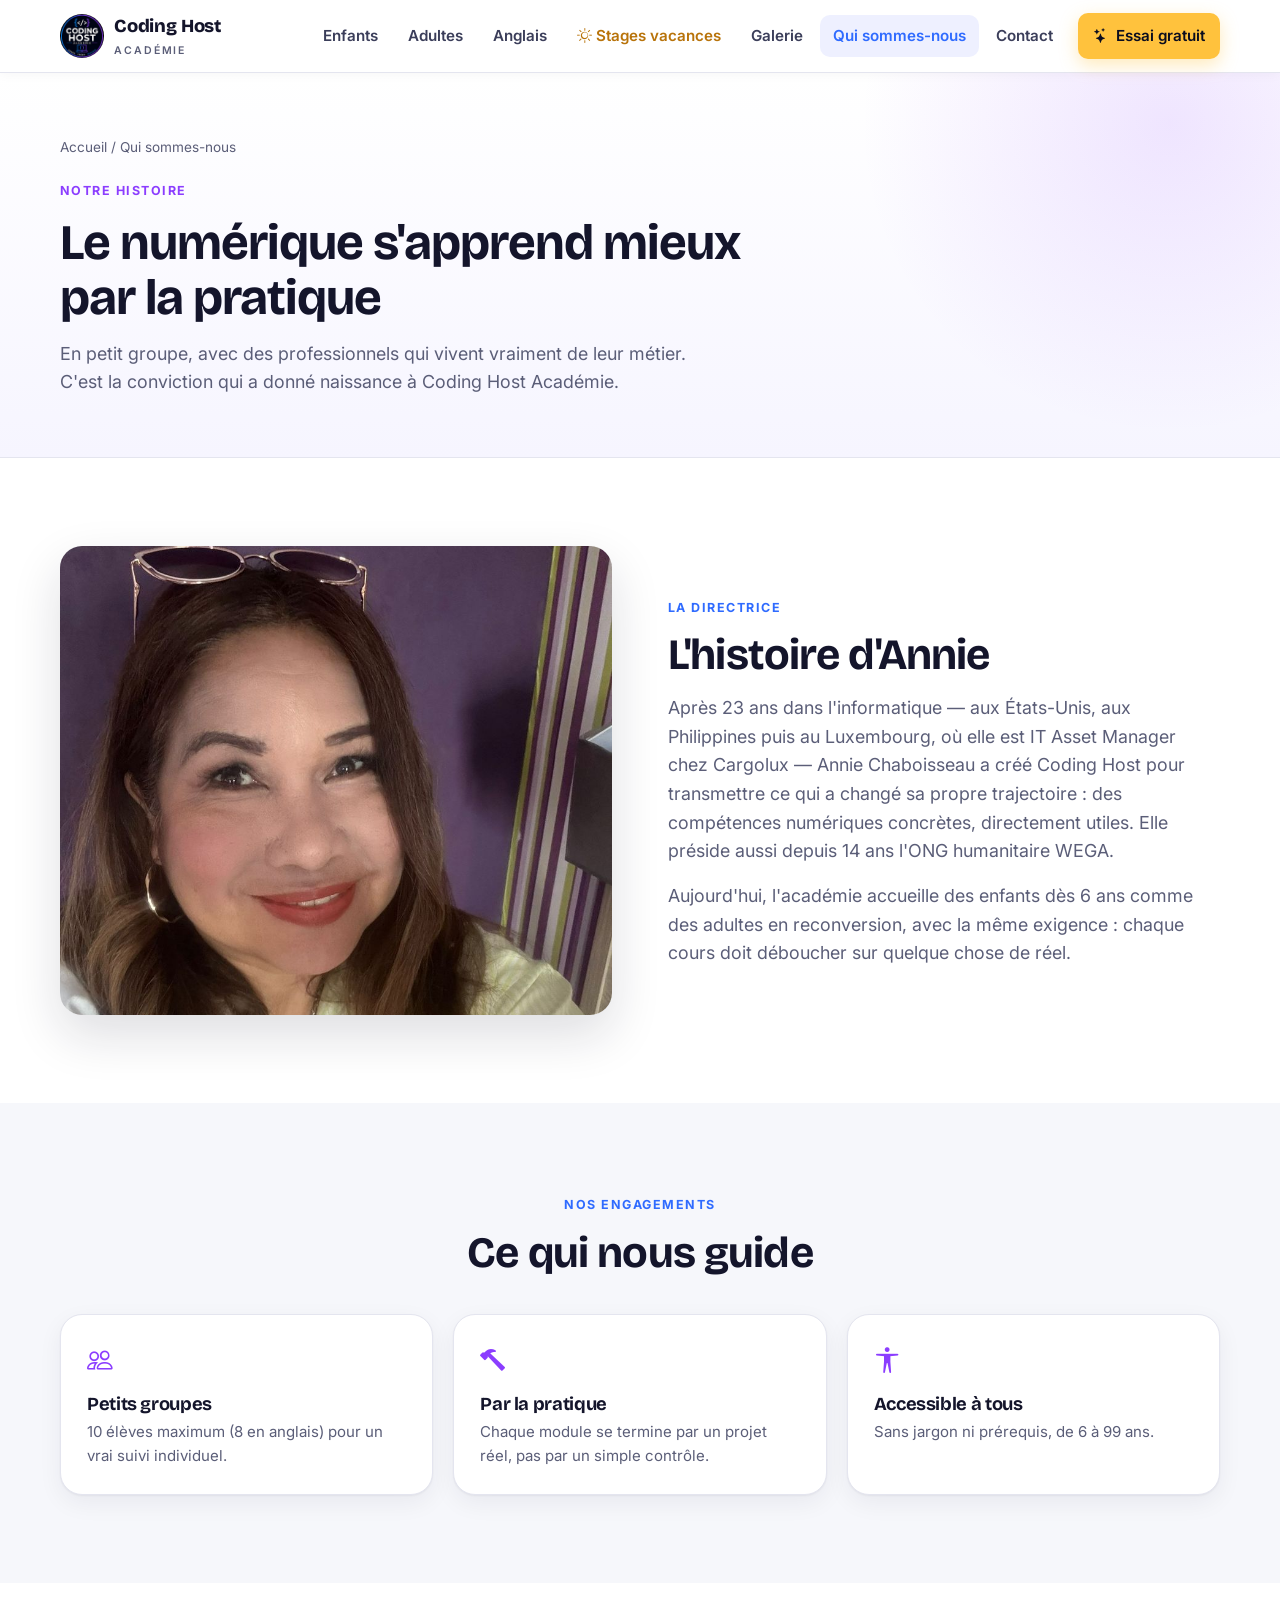
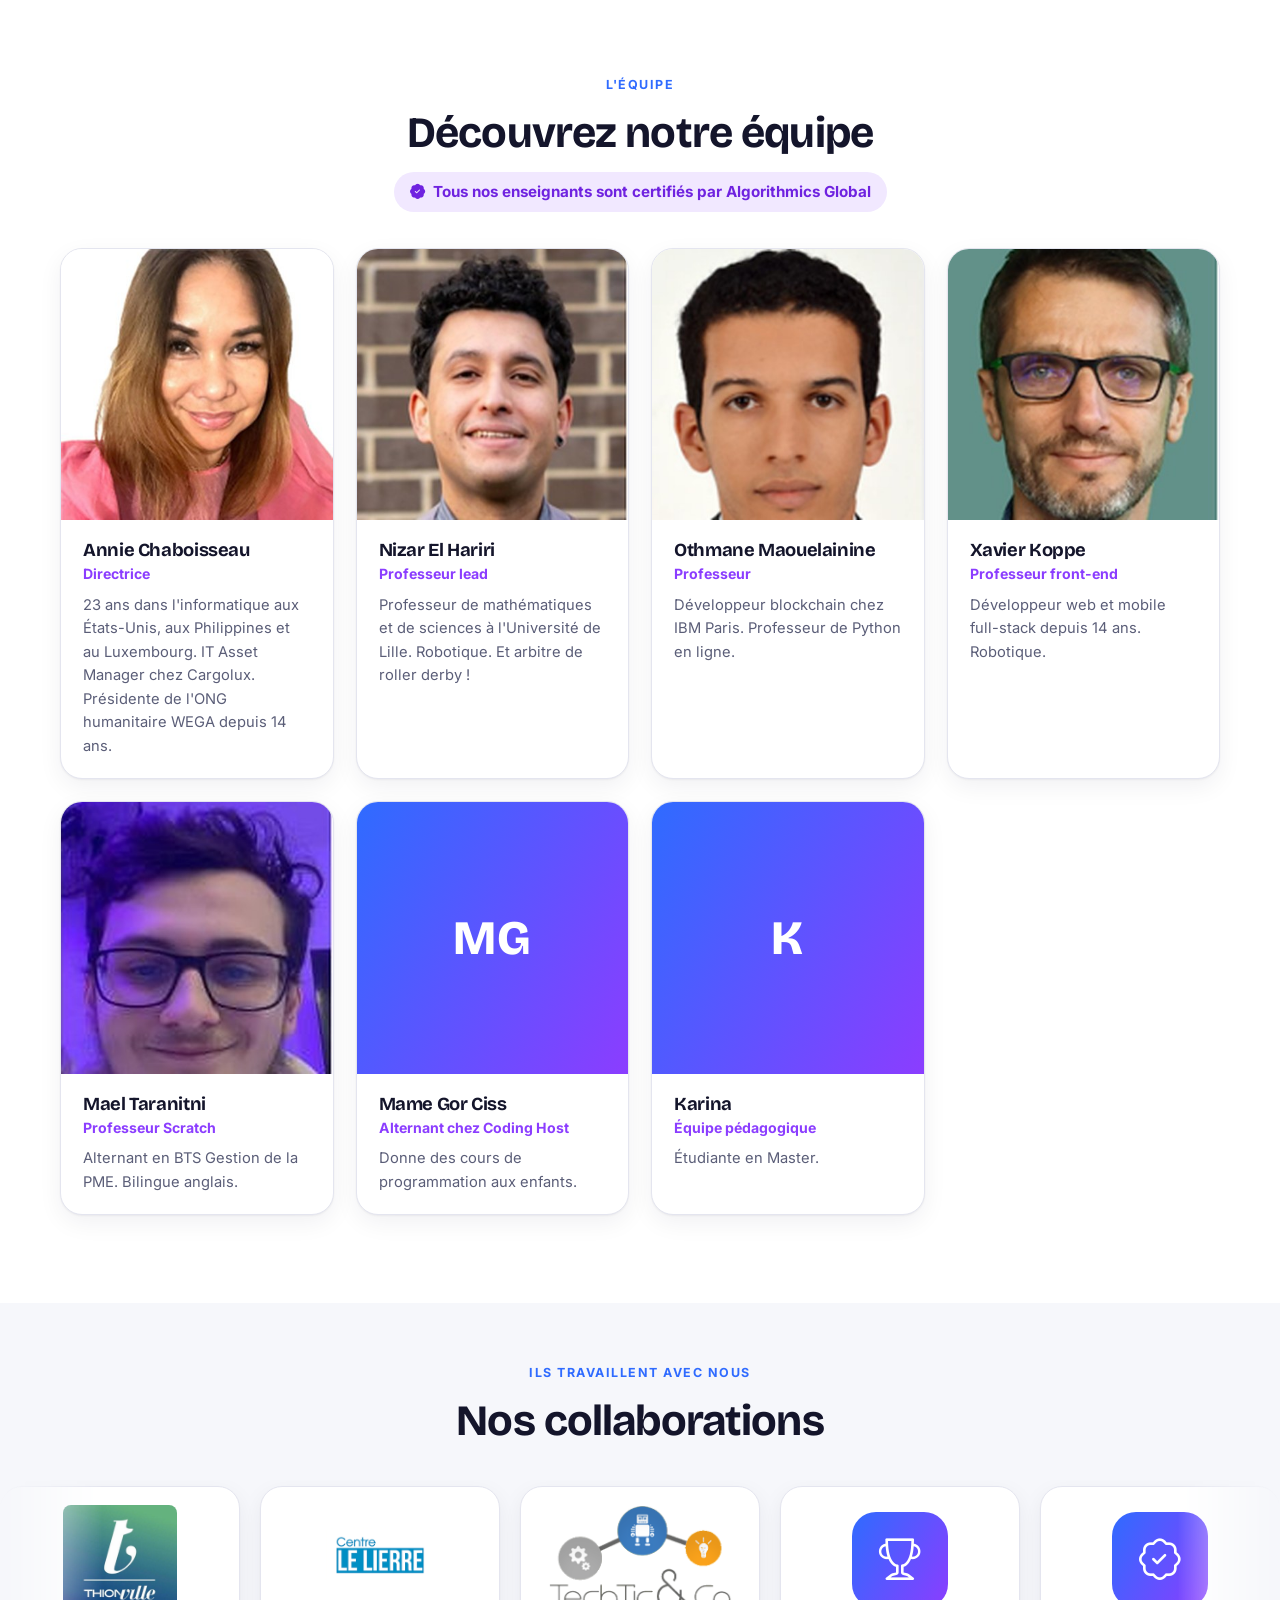
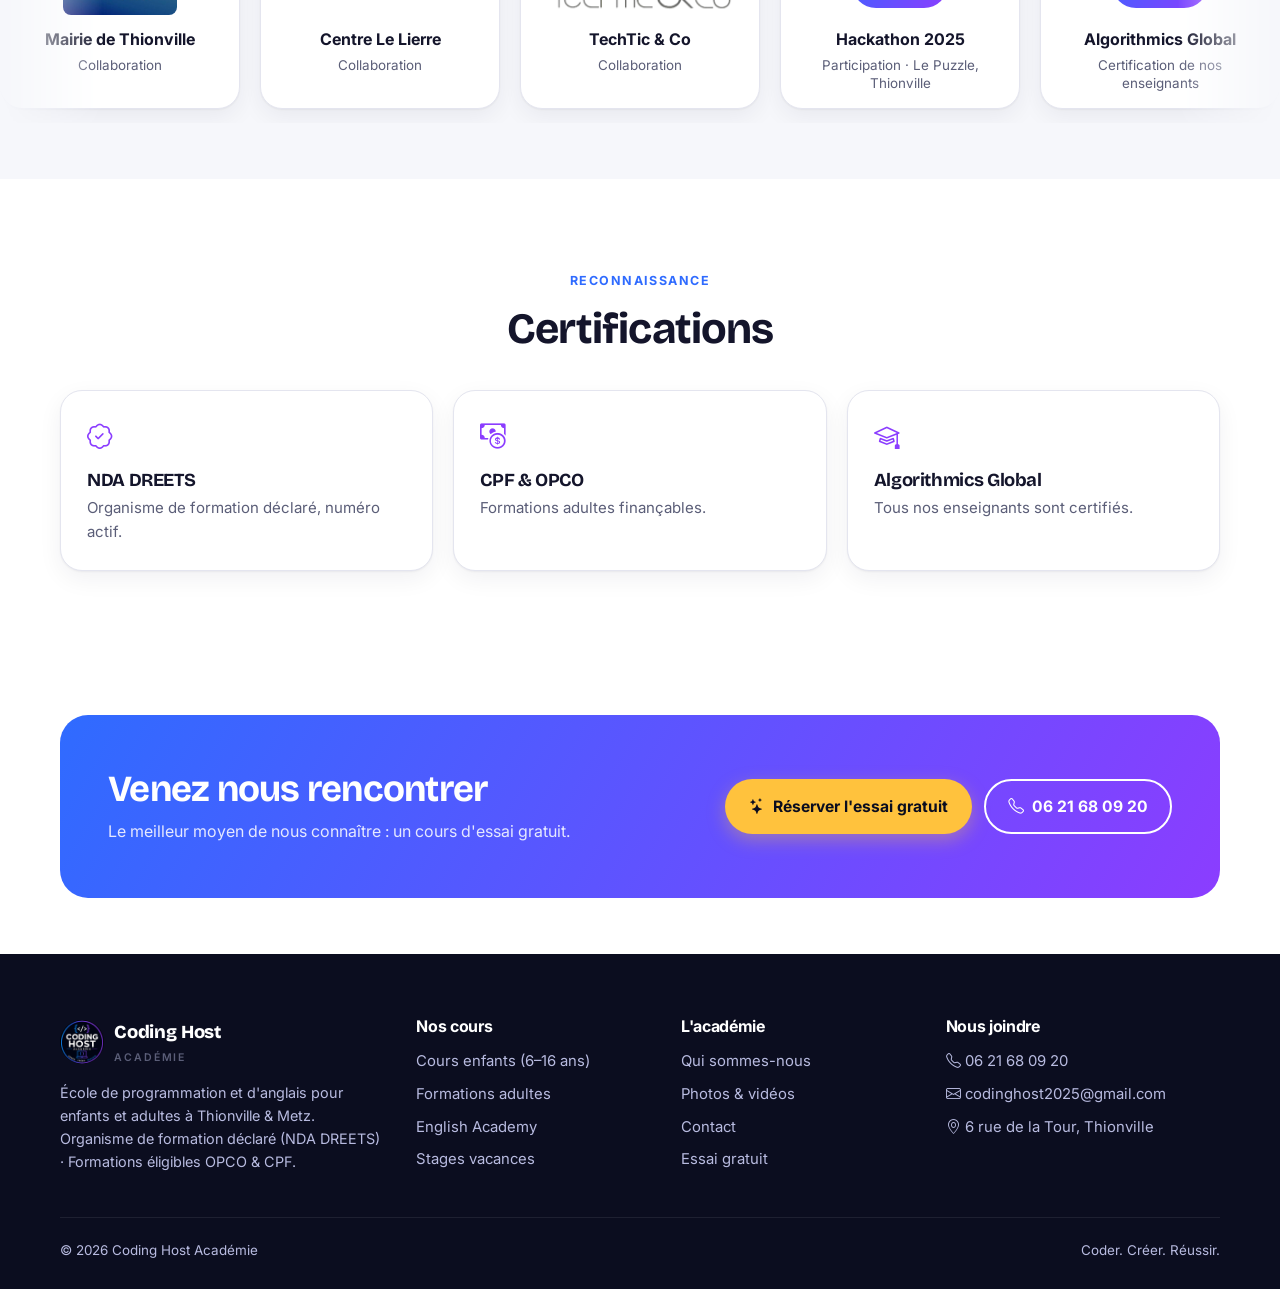
<file: a-propos.html>
<!DOCTYPE html>
<html lang="fr">
<head>
<meta charset="utf-8">
<meta name="viewport" content="width=device-width, initial-scale=1">
<title>Qui sommes-nous ? Notre équipe et nos valeurs | Coding Host Académie</title>
<meta name="description" content="Coding Host Académie : une école de programmation et d'anglais fondée par des professionnels de l'IT au Luxembourg. Notre histoire, notre équipe, nos engagements.">
<link rel="canonical" href="https://codinghost.fr/a-propos.html">
<meta property="og:type" content="website">
<meta property="og:title" content="Qui sommes-nous ? Notre équipe et nos valeurs | Coding Host Académie">
<meta property="og:description" content="Coding Host Académie : une école de programmation et d'anglais fondée par des professionnels de l'IT au Luxembourg. Notre histoire, notre équipe, nos engagements.">
<meta property="og:image" content="https://codinghost.fr/images/partage.jpg">
<meta property="og:locale" content="fr_FR">
<meta name="theme-color" content="#0b0d1f">
<link rel="icon" href="images/logo-192.png" type="image/png">
<link rel="apple-touch-icon" href="images/logo-192.png">
<link rel="preconnect" href="https://script.google.com">
<link rel="preconnect" href="https://script.googleusercontent.com" crossorigin>
<link rel="preconnect" href="https://lh3.googleusercontent.com">
<link rel="preconnect" href="https://fonts.googleapis.com">
<link rel="preconnect" href="https://fonts.gstatic.com" crossorigin>
<link href="https://fonts.googleapis.com/css2?family=Bricolage+Grotesque:opsz,wght@12..96,600;12..96,700;12..96,800&family=Inter:wght@400;500;600;700&display=swap" rel="stylesheet">
<link href="https://cdn.jsdelivr.net/npm/bootstrap-icons@1.11.3/font/bootstrap-icons.min.css" rel="stylesheet">
<link rel="stylesheet" href="assets/style.css?v=202611182059">
</head>
<body>
<a href="#main" class="hp">Aller au contenu</a>
<header class="nav">
  <div class="container nav-inner">
    <a href="index.html" class="brand" aria-label="Coding Host Académie — accueil"><img src="images/logo-192.png" alt="" width="44" height="44"><span>Coding Host<small>Académie</small></span></a>
    <button class="nav-burger" aria-label="Ouvrir le menu" aria-expanded="false"><i class="bi bi-list"></i></button>
    <nav class="nav-links" aria-label="Menu principal">
      <a href="enfants.html" class="">Enfants</a><a href="adultes.html" class="">Adultes</a><a href="anglais.html" class="">Anglais</a><a href="stages.html" class=" hot"><i class='bi bi-sun'></i> Stages vacances</a><a href="galerie.html" class="">Galerie</a><a href="a-propos.html" class="active">Qui sommes-nous</a>
      <a href="contact.html" class="">Contact</a>
      <a href="#" data-essai class="btn btn-yellow btn-sm nav-cta"><i class="bi bi-stars"></i> Essai gratuit</a>
    </nav>
  </div>
</header>
<main id="main">

<section class="page-hero"><div class="container">
  <div class="crumbs"><a href="index.html">Accueil</a> / Qui sommes-nous</div>
  <div class="kicker">Notre histoire</div>
  <h1>Le numérique s'apprend mieux par la pratique</h1>
  <p>En petit groupe, avec des professionnels qui vivent vraiment de leur métier. C'est la conviction qui a donné naissance à Coding Host Académie.</p>
</div></section>

<section class="section">
  <div class="container split">
    <div class="photo reveal"><img src="images/annie.jpg" alt="Annie Chaboisseau, directrice de Coding Host" loading="lazy" style="object-position:center 20%"></div>
    <div>
      <div class="kicker">La directrice</div>
      <h2 class="h-section">L'histoire d'Annie</h2>
      <p class="lead" style="margin-bottom:16px">Après 23 ans dans l'informatique — aux États-Unis, aux Philippines puis au Luxembourg, où elle est IT Asset Manager chez Cargolux — Annie Chaboisseau a créé Coding Host pour transmettre ce qui a changé sa propre trajectoire : des compétences numériques concrètes, directement utiles. Elle préside aussi depuis 14 ans l'ONG humanitaire WEGA.</p>
      <p class="lead">Aujourd'hui, l'académie accueille des enfants dès 6 ans comme des adultes en reconversion, avec la même exigence : chaque cours doit déboucher sur quelque chose de réel.</p>
    </div>
  </div>
</section>

<section class="section alt">
  <div class="container">
    <div class="center"><div class="kicker">Nos engagements</div><h2 class="h-section">Ce qui nous guide</h2></div>
    <div class="cards-3">
      <div class="card"><i class="bi bi-people big"></i><h3>Petits groupes</h3><p>10 élèves maximum (8 en anglais) pour un vrai suivi individuel.</p></div>
      <div class="card"><i class="bi bi-hammer big"></i><h3>Par la pratique</h3><p>Chaque module se termine par un projet réel, pas par un simple contrôle.</p></div>
      <div class="card"><i class="bi bi-universal-access big"></i><h3>Accessible à tous</h3><p>Sans jargon ni prérequis, de 6 à 99 ans.</p></div>
    </div>
  </div>
</section>

<section class="section">
  <div class="container">
    <div class="center"><div class="kicker">L'équipe</div><h2 class="h-section">Découvrez notre équipe</h2>
      <p class="lead"><span class="certif"><i class="bi bi-patch-check-fill"></i> Tous nos enseignants sont certifiés par Algorithmics Global</span></p></div>
    <div class="team team-4">
<div class="member reveal"><div class="ph"><img src="images/equipe-annie.jpg" alt="Annie Chaboisseau" loading="lazy"></div><div class="in"><h3>Annie Chaboisseau</h3><div class="role">Directrice</div><p>23 ans dans l'informatique aux États-Unis, aux Philippines et au Luxembourg. IT Asset Manager chez Cargolux. Présidente de l'ONG humanitaire WEGA depuis 14 ans.</p></div></div>
<div class="member reveal"><div class="ph"><img src="images/equipe-nizar.jpg" alt="Nizar El Hariri" loading="lazy"></div><div class="in"><h3>Nizar El Hariri</h3><div class="role">Professeur lead</div><p>Professeur de mathématiques et de sciences à l'Université de Lille. Robotique. Et arbitre de roller derby !</p></div></div>
<div class="member reveal"><div class="ph"><img src="images/equipe-othmane.jpg" alt="Othmane Maouelainine" loading="lazy"></div><div class="in"><h3>Othmane Maouelainine</h3><div class="role">Professeur</div><p>Développeur blockchain chez IBM Paris. Professeur de Python en ligne.</p></div></div>
<div class="member reveal"><div class="ph"><img src="images/equipe-xavier.jpg" alt="Xavier Koppe" loading="lazy"></div><div class="in"><h3>Xavier Koppe</h3><div class="role">Professeur front-end</div><p>Développeur web et mobile full-stack depuis 14 ans. Robotique.</p></div></div>
<div class="member reveal"><div class="ph"><img src="images/equipe-mael.jpg" alt="Mael Taranitni" loading="lazy"></div><div class="in"><h3>Mael Taranitni</h3><div class="role">Professeur Scratch</div><p>Alternant en BTS Gestion de la PME. Bilingue anglais.</p></div></div>
<div class="member reveal"><div class="ph"><span class="initiales">MG</span></div><div class="in"><h3>Mame Gor Ciss</h3><div class="role">Alternant chez Coding Host</div><p>Donne des cours de programmation aux enfants.</p></div></div>
<div class="member reveal"><div class="ph"><span class="initiales">K</span></div><div class="in"><h3>Karina</h3><div class="role">Équipe pédagogique</div><p>Étudiante en Master.</p></div></div>
    </div>
  </div>
</section>

<section class="section tight alt">
  <div class="container center"><div class="kicker">Ils travaillent avec nous</div><h2 class="h-section">Nos collaborations</h2></div>
  <div class="marquee" aria-label="Nos partenaires et collaborations"><div class="marquee-track"><div class="logo-card"><div class="logo"><img src="images/partenaires/thionville.png" alt="Mairie de Thionville" loading="lazy"></div><b>Mairie de Thionville</b><span>Collaboration</span></div><div class="logo-card"><div class="logo"><img src="images/partenaires/lierre.png" alt="Centre Le Lierre" loading="lazy"></div><b>Centre Le Lierre</b><span>Collaboration</span></div><div class="logo-card"><div class="logo"><img src="images/partenaires/techtic.png" alt="TechTic &amp; Co" loading="lazy"></div><b>TechTic &amp; Co</b><span>Collaboration</span></div><div class="logo-card"><div class="logo icon"><i class="bi bi-trophy"></i></div><b>Hackathon 2025</b><span>Participation · Le Puzzle, Thionville</span></div><div class="logo-card"><div class="logo icon"><i class="bi bi-patch-check"></i></div><b>Algorithmics Global</b><span>Certification de nos enseignants</span></div><span class="dup" aria-hidden="true"><div class="logo-card"><div class="logo"><img src="images/partenaires/thionville.png" alt="Mairie de Thionville" loading="lazy"></div><b>Mairie de Thionville</b><span>Collaboration</span></div><div class="logo-card"><div class="logo"><img src="images/partenaires/lierre.png" alt="Centre Le Lierre" loading="lazy"></div><b>Centre Le Lierre</b><span>Collaboration</span></div><div class="logo-card"><div class="logo"><img src="images/partenaires/techtic.png" alt="TechTic &amp; Co" loading="lazy"></div><b>TechTic &amp; Co</b><span>Collaboration</span></div><div class="logo-card"><div class="logo icon"><i class="bi bi-trophy"></i></div><b>Hackathon 2025</b><span>Participation · Le Puzzle, Thionville</span></div><div class="logo-card"><div class="logo icon"><i class="bi bi-patch-check"></i></div><b>Algorithmics Global</b><span>Certification de nos enseignants</span></div></span><span class="dup" aria-hidden="true"><div class="logo-card"><div class="logo"><img src="images/partenaires/thionville.png" alt="Mairie de Thionville" loading="lazy"></div><b>Mairie de Thionville</b><span>Collaboration</span></div><div class="logo-card"><div class="logo"><img src="images/partenaires/lierre.png" alt="Centre Le Lierre" loading="lazy"></div><b>Centre Le Lierre</b><span>Collaboration</span></div><div class="logo-card"><div class="logo"><img src="images/partenaires/techtic.png" alt="TechTic &amp; Co" loading="lazy"></div><b>TechTic &amp; Co</b><span>Collaboration</span></div><div class="logo-card"><div class="logo icon"><i class="bi bi-trophy"></i></div><b>Hackathon 2025</b><span>Participation · Le Puzzle, Thionville</span></div><div class="logo-card"><div class="logo icon"><i class="bi bi-patch-check"></i></div><b>Algorithmics Global</b><span>Certification de nos enseignants</span></div></span></div></div>
</section>
<section class="section">
  <div class="container">
    <div class="center"><div class="kicker">Reconnaissance</div><h2 class="h-section">Certifications</h2></div>
    <div class="cards-3">
      <div class="card"><i class="bi bi-patch-check big"></i><h3>NDA DREETS</h3><p>Organisme de formation déclaré, numéro actif.</p></div>
      <div class="card"><i class="bi bi-cash-coin big"></i><h3>CPF &amp; OPCO</h3><p>Formations adultes finançables.</p></div>
      <div class="card"><i class="bi bi-mortarboard big"></i><h3>Algorithmics Global</h3><p>Tous nos enseignants sont certifiés.</p></div>
    </div>
  </div>
</section>
<section class="section tight"><div class="container"><div class="cta-band reveal">
  <div><h2>Venez nous rencontrer</h2><p>Le meilleur moyen de nous connaître : un cours d'essai gratuit.</p></div>
  <div class="acts"><a href="#" data-essai class="btn btn-yellow"><i class="bi bi-stars"></i> Réserver l'essai gratuit</a><a href="tel:+33621680920" class="btn btn-ghost"><i class="bi bi-telephone"></i> 06 21 68 09 20</a></div>
</div></div></section></main>
<footer class="footer">
  <div class="container">
    <div class="footer-grid">
      <div>
        <a href="index.html" class="brand"><img src="images/logo-192.png" alt="" width="44" height="44"><span>Coding Host<small>Académie</small></span></a>
        <p>École de programmation et d'anglais pour enfants et adultes à Thionville &amp; Metz. Organisme de formation déclaré (NDA DREETS) · Formations éligibles OPCO &amp; CPF.</p>
      </div>
      <div>
        <h4>Nos cours</h4>
        <ul>
          <li><a href="enfants.html">Cours enfants (6–16 ans)</a></li>
          <li><a href="adultes.html">Formations adultes</a></li>
          <li><a href="anglais.html">English Academy</a></li>
          <li><a href="stages.html">Stages vacances</a></li>
        </ul>
      </div>
      <div>
        <h4>L'académie</h4>
        <ul>
          <li><a href="a-propos.html">Qui sommes-nous</a></li>
          <li><a href="galerie.html">Photos &amp; vidéos</a></li>
          <li><a href="contact.html">Contact</a></li>
          <li><a href="#" data-essai>Essai gratuit</a></li>
        </ul>
      </div>
      <div>
        <h4>Nous joindre</h4>
        <ul>
          <li><a href="tel:+33621680920"><i class="bi bi-telephone"></i> 06 21 68 09 20</a></li>
          <li><a href="mailto:codinghost2025@gmail.com"><i class="bi bi-envelope"></i> codinghost2025@gmail.com</a></li>
          <li><i class="bi bi-geo-alt"></i> 6 rue de la Tour, Thionville</li>
        </ul>
      </div>
    </div>
    <div class="footer-bottom"><span>© 2026 Coding Host Académie</span><span>Coder. Créer. Réussir.</span></div>
  </div>
</footer>
<div class="float-cta"><a href="stages.html" class="btn btn-light"><i class="bi bi-sun"></i> Stages</a><a href="#" data-essai class="btn btn-yellow"><i class="bi bi-stars"></i> Essai gratuit</a></div>
<script src="assets/config.js?v=202611182059"></script>
<script src="assets/app.js?v=202611182059"></script>
</body>
</html>
</file>
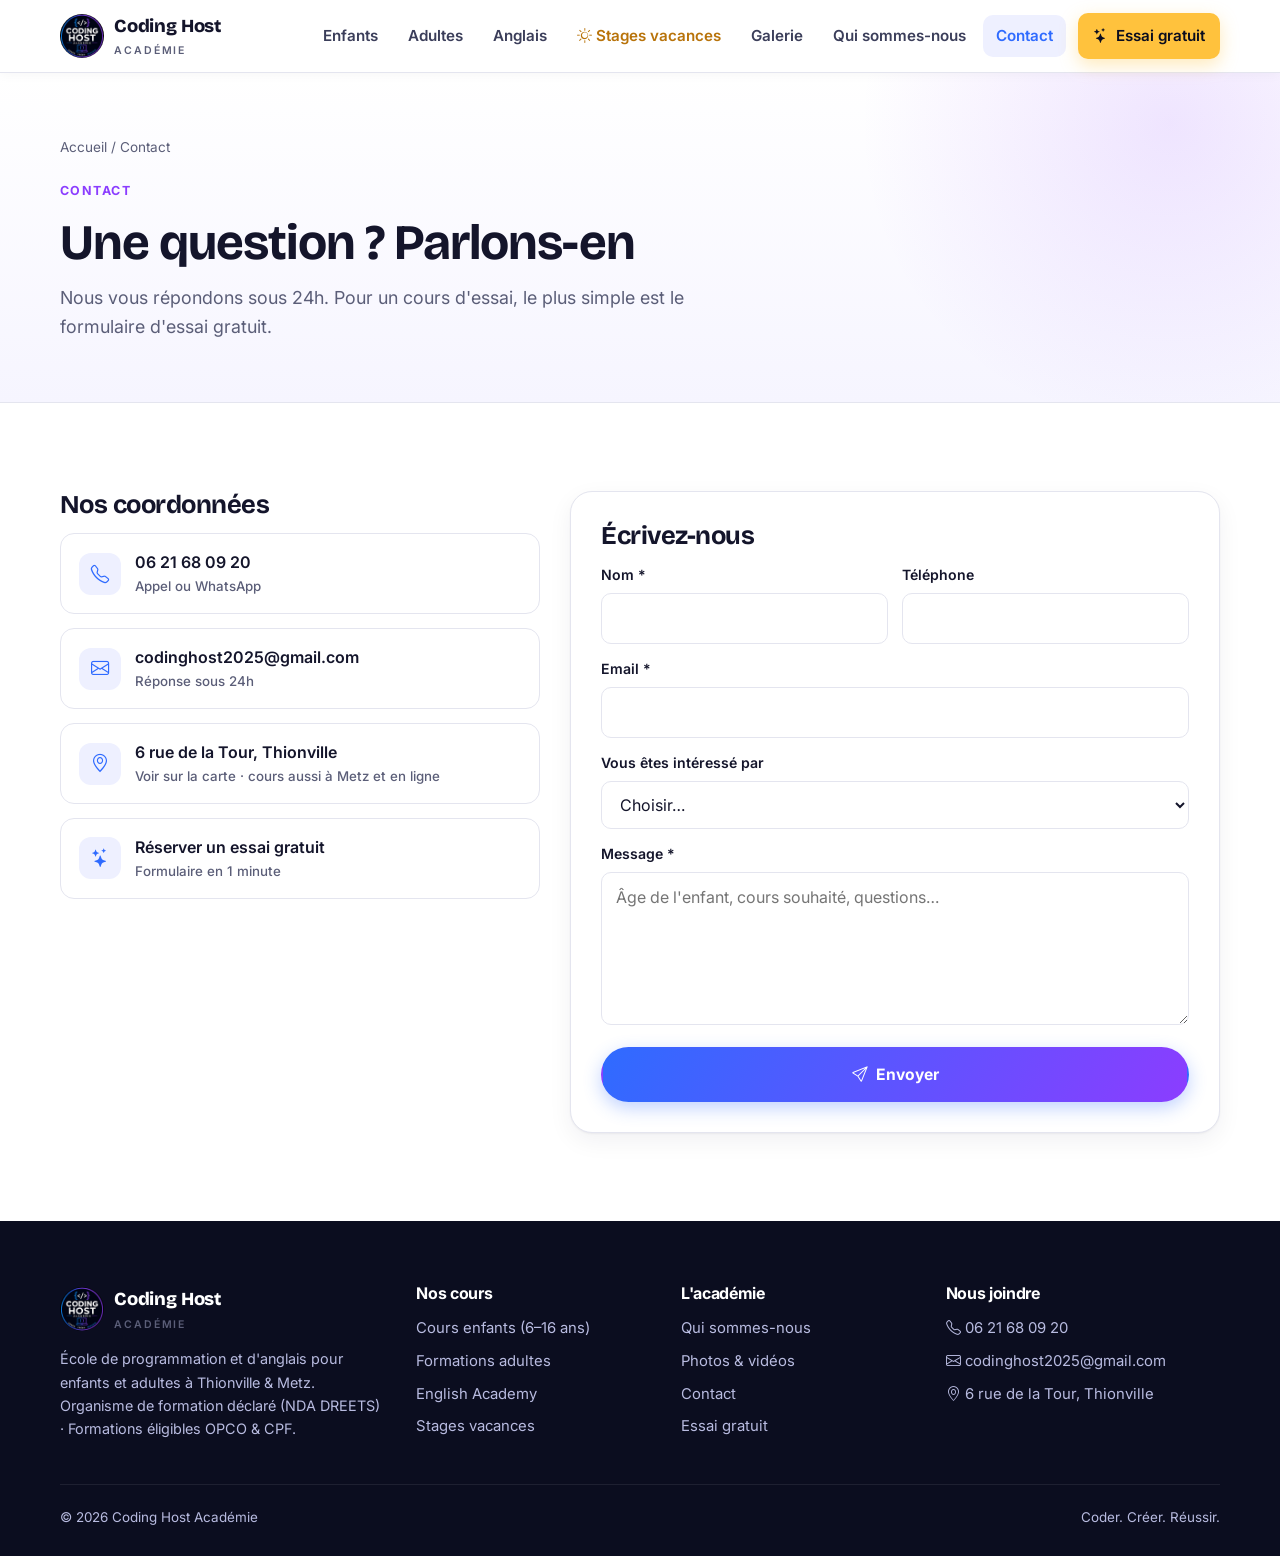
<file: contact.html>
<!DOCTYPE html>
<html lang="fr">
<head>
<meta charset="utf-8">
<meta name="viewport" content="width=device-width, initial-scale=1">
<title>Contact — Coding Host Académie Thionville & Metz</title>
<meta name="description" content="Contactez Coding Host Académie : 06 21 68 09 20, codinghost2025@gmail.com. Cours de programmation et d'anglais à Thionville et Metz.">
<link rel="canonical" href="https://codinghost.fr/contact.html">
<meta property="og:type" content="website">
<meta property="og:title" content="Contact — Coding Host Académie Thionville & Metz">
<meta property="og:description" content="Contactez Coding Host Académie : 06 21 68 09 20, codinghost2025@gmail.com. Cours de programmation et d'anglais à Thionville et Metz.">
<meta property="og:image" content="https://codinghost.fr/images/partage.jpg">
<meta property="og:locale" content="fr_FR">
<meta name="theme-color" content="#0b0d1f">
<link rel="icon" href="images/logo-192.png" type="image/png">
<link rel="apple-touch-icon" href="images/logo-192.png">
<link rel="preconnect" href="https://script.google.com">
<link rel="preconnect" href="https://script.googleusercontent.com" crossorigin>
<link rel="preconnect" href="https://lh3.googleusercontent.com">
<link rel="preconnect" href="https://fonts.googleapis.com">
<link rel="preconnect" href="https://fonts.gstatic.com" crossorigin>
<link href="https://fonts.googleapis.com/css2?family=Bricolage+Grotesque:opsz,wght@12..96,600;12..96,700;12..96,800&family=Inter:wght@400;500;600;700&display=swap" rel="stylesheet">
<link href="https://cdn.jsdelivr.net/npm/bootstrap-icons@1.11.3/font/bootstrap-icons.min.css" rel="stylesheet">
<link rel="stylesheet" href="assets/style.css?v=202611182059">
</head>
<body>
<a href="#main" class="hp">Aller au contenu</a>
<header class="nav">
  <div class="container nav-inner">
    <a href="index.html" class="brand" aria-label="Coding Host Académie — accueil"><img src="images/logo-192.png" alt="" width="44" height="44"><span>Coding Host<small>Académie</small></span></a>
    <button class="nav-burger" aria-label="Ouvrir le menu" aria-expanded="false"><i class="bi bi-list"></i></button>
    <nav class="nav-links" aria-label="Menu principal">
      <a href="enfants.html" class="">Enfants</a><a href="adultes.html" class="">Adultes</a><a href="anglais.html" class="">Anglais</a><a href="stages.html" class=" hot"><i class='bi bi-sun'></i> Stages vacances</a><a href="galerie.html" class="">Galerie</a><a href="a-propos.html" class="">Qui sommes-nous</a>
      <a href="contact.html" class="active">Contact</a>
      <a href="#" data-essai class="btn btn-yellow btn-sm nav-cta"><i class="bi bi-stars"></i> Essai gratuit</a>
    </nav>
  </div>
</header>
<main id="main">

<section class="page-hero"><div class="container">
  <div class="crumbs"><a href="index.html">Accueil</a> / Contact</div>
  <div class="kicker">Contact</div>
  <h1>Une question ? Parlons-en</h1>
  <p>Nous vous répondons sous 24h. Pour un cours d'essai, le plus simple est le formulaire d'essai gratuit.</p>
</div></section>

<section class="section">
  <div class="container contact-grid">
    <div>
      <h2 class="h-section" style="font-size:1.6rem">Nos coordonnées</h2>
      <div class="contact-list">
        <a href="tel:+33621680920"><i class="bi bi-telephone"></i><span>06 21 68 09 20<small>Appel ou WhatsApp</small></span></a>
        <a href="mailto:codinghost2025@gmail.com"><i class="bi bi-envelope"></i><span>codinghost2025@gmail.com<small>Réponse sous 24h</small></span></a>
        <a href="https://www.google.com/maps/search/?api=1&query=6+rue+de+la+Tour+57100+Thionville" target="_blank" rel="noopener"><i class="bi bi-geo-alt"></i><span>6 rue de la Tour, Thionville<small>Voir sur la carte · cours aussi à Metz et en ligne</small></span></a>
        <a href="#" data-essai><i class="bi bi-stars"></i><span>Réserver un essai gratuit<small>Formulaire en 1 minute</small></span></a>
      </div>
    </div>
    <div class="card" style="padding:30px">
      <h2 class="h-section" style="font-size:1.6rem">Écrivez-nous</h2>
      <form class="form" id="contactForm">
        <input class="hp" name="website" tabindex="-1" autocomplete="off" aria-hidden="true">
        <div class="row">
          <div class="field"><label for="c-nom">Nom *</label><input id="c-nom" name="nom" required autocomplete="name"></div>
          <div class="field"><label for="c-tel">Téléphone</label><input id="c-tel" name="telephone" type="tel" autocomplete="tel"></div>
        </div>
        <div class="field"><label for="c-email">Email *</label><input id="c-email" name="email" type="email" required autocomplete="email"></div>
        <div class="field"><label for="c-cours">Vous êtes intéressé par</label><select id="c-cours" name="cours"><option value="">Choisir…</option><option>Cours enfant (à l'année)</option><option>Stage vacances</option><option>Python en ligne</option><option>Formation adulte</option><option>Anglais enfant</option><option>Anglais adulte</option><option>Anglais entreprise</option><option>Autre question</option></select></div>
        <div class="field"><label for="c-msg">Message *</label><textarea id="c-msg" name="message" rows="5" required placeholder="Âge de l'enfant, cours souhaité, questions…"></textarea></div>
        <div class="form-msg" id="contactMsg"></div>
        <button type="submit" class="btn btn-blue btn-block"><i class="bi bi-send"></i> Envoyer</button>
      </form>
    </div>
  </div>
</section>
</main>
<footer class="footer">
  <div class="container">
    <div class="footer-grid">
      <div>
        <a href="index.html" class="brand"><img src="images/logo-192.png" alt="" width="44" height="44"><span>Coding Host<small>Académie</small></span></a>
        <p>École de programmation et d'anglais pour enfants et adultes à Thionville &amp; Metz. Organisme de formation déclaré (NDA DREETS) · Formations éligibles OPCO &amp; CPF.</p>
      </div>
      <div>
        <h4>Nos cours</h4>
        <ul>
          <li><a href="enfants.html">Cours enfants (6–16 ans)</a></li>
          <li><a href="adultes.html">Formations adultes</a></li>
          <li><a href="anglais.html">English Academy</a></li>
          <li><a href="stages.html">Stages vacances</a></li>
        </ul>
      </div>
      <div>
        <h4>L'académie</h4>
        <ul>
          <li><a href="a-propos.html">Qui sommes-nous</a></li>
          <li><a href="galerie.html">Photos &amp; vidéos</a></li>
          <li><a href="contact.html">Contact</a></li>
          <li><a href="#" data-essai>Essai gratuit</a></li>
        </ul>
      </div>
      <div>
        <h4>Nous joindre</h4>
        <ul>
          <li><a href="tel:+33621680920"><i class="bi bi-telephone"></i> 06 21 68 09 20</a></li>
          <li><a href="mailto:codinghost2025@gmail.com"><i class="bi bi-envelope"></i> codinghost2025@gmail.com</a></li>
          <li><i class="bi bi-geo-alt"></i> 6 rue de la Tour, Thionville</li>
        </ul>
      </div>
    </div>
    <div class="footer-bottom"><span>© 2026 Coding Host Académie</span><span>Coder. Créer. Réussir.</span></div>
  </div>
</footer>
<div class="float-cta"><a href="stages.html" class="btn btn-light"><i class="bi bi-sun"></i> Stages</a><a href="#" data-essai class="btn btn-yellow"><i class="bi bi-stars"></i> Essai gratuit</a></div>
<script src="assets/config.js?v=202611182059"></script>
<script src="assets/app.js?v=202611182059"></script>
</body>
</html>
</file>
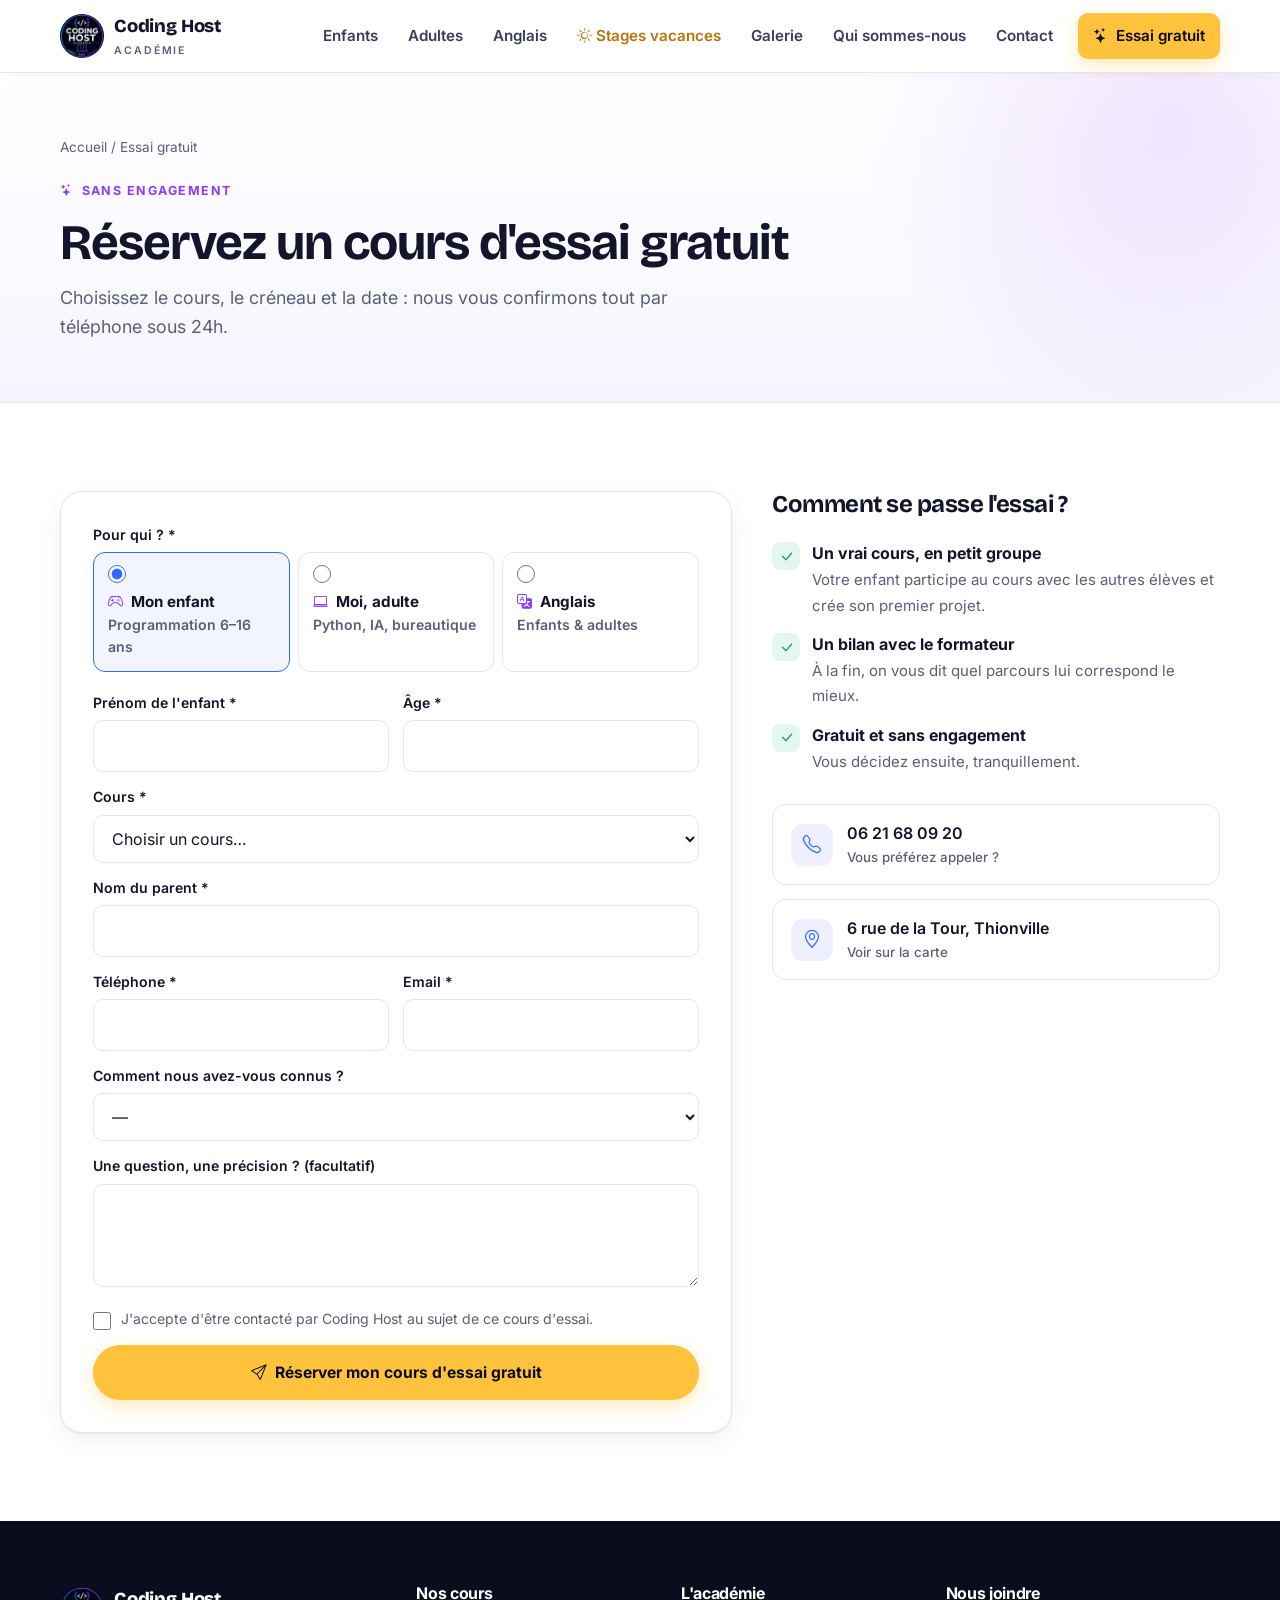
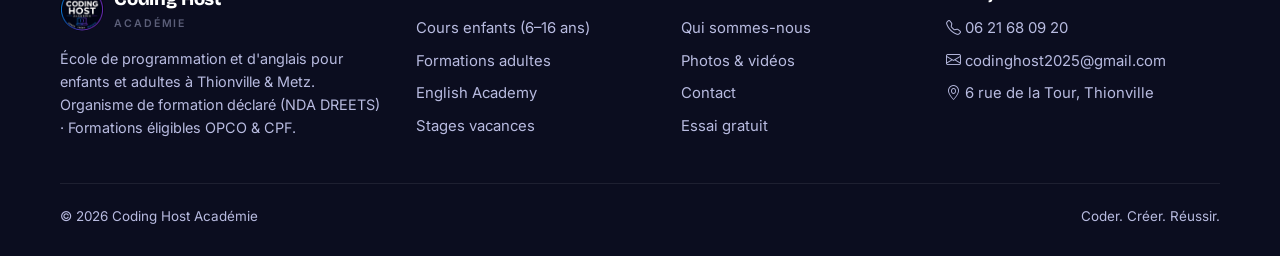
<file: essai.html>
<!DOCTYPE html>
<html lang="fr">
<head>
<meta charset="utf-8">
<meta name="viewport" content="width=device-width, initial-scale=1">
<title>Cours d'essai gratuit — programmation & anglais | Coding Host Académie Thionville</title>
<meta name="description" content="Réservez un cours d'essai gratuit pour votre enfant (Scratch, Minecraft, Roblox, Unity, Python) ou pour vous : choisissez le cours, le créneau et la date en 1 minute.">
<link rel="canonical" href="https://codinghost.fr/essai.html">
<meta property="og:type" content="website">
<meta property="og:title" content="Cours d'essai gratuit — programmation & anglais | Coding Host Académie Thionville">
<meta property="og:description" content="Réservez un cours d'essai gratuit pour votre enfant (Scratch, Minecraft, Roblox, Unity, Python) ou pour vous : choisissez le cours, le créneau et la date en 1 minute.">
<meta property="og:image" content="https://codinghost.fr/images/partage.jpg">
<meta property="og:locale" content="fr_FR">
<meta name="theme-color" content="#0b0d1f">
<link rel="icon" href="images/logo-192.png" type="image/png">
<link rel="apple-touch-icon" href="images/logo-192.png">
<link rel="preconnect" href="https://script.google.com">
<link rel="preconnect" href="https://script.googleusercontent.com" crossorigin>
<link rel="preconnect" href="https://lh3.googleusercontent.com">
<link rel="preconnect" href="https://fonts.googleapis.com">
<link rel="preconnect" href="https://fonts.gstatic.com" crossorigin>
<link href="https://fonts.googleapis.com/css2?family=Bricolage+Grotesque:opsz,wght@12..96,600;12..96,700;12..96,800&family=Inter:wght@400;500;600;700&display=swap" rel="stylesheet">
<link href="https://cdn.jsdelivr.net/npm/bootstrap-icons@1.11.3/font/bootstrap-icons.min.css" rel="stylesheet">
<link rel="stylesheet" href="assets/style.css?v=202611182059">
</head>
<body>
<a href="#main" class="hp">Aller au contenu</a>
<header class="nav">
  <div class="container nav-inner">
    <a href="index.html" class="brand" aria-label="Coding Host Académie — accueil"><img src="images/logo-192.png" alt="" width="44" height="44"><span>Coding Host<small>Académie</small></span></a>
    <button class="nav-burger" aria-label="Ouvrir le menu" aria-expanded="false"><i class="bi bi-list"></i></button>
    <nav class="nav-links" aria-label="Menu principal">
      <a href="enfants.html" class="">Enfants</a><a href="adultes.html" class="">Adultes</a><a href="anglais.html" class="">Anglais</a><a href="stages.html" class=" hot"><i class='bi bi-sun'></i> Stages vacances</a><a href="galerie.html" class="">Galerie</a><a href="a-propos.html" class="">Qui sommes-nous</a>
      <a href="contact.html" class="">Contact</a>
      <a href="#" data-essai class="btn btn-yellow btn-sm nav-cta"><i class="bi bi-stars"></i> Essai gratuit</a>
    </nav>
  </div>
</header>
<main id="main">

<section class="page-hero"><div class="container">
  <div class="crumbs"><a href="index.html">Accueil</a> / Essai gratuit</div>
  <div class="kicker"><i class="bi bi-stars"></i> Sans engagement</div>
  <h1>Réservez un cours d'essai gratuit</h1>
  <p>Choisissez le cours, le créneau et la date : nous vous confirmons tout par téléphone sous 24h.</p>
</div></section>

<section class="section">
  <div class="container essai-grid">
    <div class="card essai-card">
      <form class="form" id="essaiForm">
        <input class="hp" name="website" tabindex="-1" autocomplete="off" aria-hidden="true">
        <div class="field"><label class="lbl">Pour qui ? *</label>
          <div class="formules three">
            <label class="opt"><input type="radio" name="pour" value="enfant" checked><span><b><i class="bi bi-controller"></i> Mon enfant</b>Programmation 6–16 ans</span></label>
            <label class="opt"><input type="radio" name="pour" value="adulte"><span><b><i class="bi bi-laptop"></i> Moi, adulte</b>Python, IA, bureautique</span></label>
            <label class="opt"><input type="radio" name="pour" value="anglais"><span><b><i class="bi bi-translate"></i> Anglais</b>Enfants &amp; adultes</span></label>
          </div>
        </div>
        <div class="row" id="bEnfant">
          <div class="field"><label for="e-enfant" id="lblEnfant">Prénom de l'enfant *</label><input id="e-enfant" name="enfant"></div>
          <div class="field"><label for="e-age">Âge *</label><input id="e-age" name="age" type="number" min="4" max="99" inputmode="numeric"></div>
        </div>
        <div class="field"><label for="e-cours">Cours *</label><select id="e-cours" name="cours" required></select></div>
        <div class="field" id="bCreneaux" hidden></div>
        <div class="field" id="bDates" hidden></div>
        <div class="field"><label for="e-nom" id="lblNom">Nom du parent *</label><input id="e-nom" name="nom" required autocomplete="name"></div>
        <div class="row">
          <div class="field"><label for="e-tel">Téléphone *</label><input id="e-tel" name="telephone" type="tel" required autocomplete="tel"></div>
          <div class="field"><label for="e-email">Email *</label><input id="e-email" name="email" type="email" required autocomplete="email"></div>
        </div>
        <div class="field"><label for="e-source">Comment nous avez-vous connus ?</label><select id="e-source" name="source"><option value="">—</option><option>Bouche-à-oreille</option><option>Google</option><option>Facebook / Instagram</option><option>Affiche / flyer</option><option>École / association</option><option>Autre</option></select></div>
        <div class="field"><label for="e-msg">Une question, une précision ? (facultatif)</label><textarea id="e-msg" name="message" rows="3"></textarea></div>
        <label class="check"><input type="checkbox" required> J'accepte d'être contacté par Coding Host au sujet de ce cours d'essai.</label>
        <div class="form-msg" id="essaiMsg"></div>
        <button type="submit" class="btn btn-yellow btn-block"><i class="bi bi-send"></i> Réserver mon cours d'essai gratuit</button>
      </form>
      <div class="success" id="essaiDone" hidden>
        <div class="big"><i class="bi bi-check-lg"></i></div>
        <h2>Demande envoyée !</h2>
        <div class="recap" id="essaiRecap" style="text-align:left;margin:18px 0"></div>
        <p class="sub">Nous vous appelons <b>sous 24h</b> pour confirmer. Un email récapitulatif vient de vous être envoyé.</p>
        <p style="margin-top:22px"><a href="index.html" class="btn btn-blue">Retour à l'accueil</a></p>
      </div>
    </div>
    <aside>
      <h2 class="h-section" style="font-size:1.5rem">Comment se passe l'essai ?</h2>
      <ul class="checks">
        <li><i class="bi bi-check-lg"></i><div><b>Un vrai cours, en petit groupe</b><span>Votre enfant participe au cours avec les autres élèves et crée son premier projet.</span></div></li>
        <li><i class="bi bi-check-lg"></i><div><b>Un bilan avec le formateur</b><span>À la fin, on vous dit quel parcours lui correspond le mieux.</span></div></li>
        <li><i class="bi bi-check-lg"></i><div><b>Gratuit et sans engagement</b><span>Vous décidez ensuite, tranquillement.</span></div></li>
      </ul>
      <div class="contact-list">
        <a href="tel:+33621680920"><i class="bi bi-telephone"></i><span>06 21 68 09 20<small>Vous préférez appeler ?</small></span></a>
        <a href="https://www.google.com/maps/search/?api=1&query=6+rue+de+la+Tour+57100+Thionville" target="_blank" rel="noopener"><i class="bi bi-geo-alt"></i><span>6 rue de la Tour, Thionville<small>Voir sur la carte</small></span></a>
      </div>
    </aside>
  </div>
</section>
</main>
<footer class="footer">
  <div class="container">
    <div class="footer-grid">
      <div>
        <a href="index.html" class="brand"><img src="images/logo-192.png" alt="" width="44" height="44"><span>Coding Host<small>Académie</small></span></a>
        <p>École de programmation et d'anglais pour enfants et adultes à Thionville &amp; Metz. Organisme de formation déclaré (NDA DREETS) · Formations éligibles OPCO &amp; CPF.</p>
      </div>
      <div>
        <h4>Nos cours</h4>
        <ul>
          <li><a href="enfants.html">Cours enfants (6–16 ans)</a></li>
          <li><a href="adultes.html">Formations adultes</a></li>
          <li><a href="anglais.html">English Academy</a></li>
          <li><a href="stages.html">Stages vacances</a></li>
        </ul>
      </div>
      <div>
        <h4>L'académie</h4>
        <ul>
          <li><a href="a-propos.html">Qui sommes-nous</a></li>
          <li><a href="galerie.html">Photos &amp; vidéos</a></li>
          <li><a href="contact.html">Contact</a></li>
          <li><a href="#" data-essai>Essai gratuit</a></li>
        </ul>
      </div>
      <div>
        <h4>Nous joindre</h4>
        <ul>
          <li><a href="tel:+33621680920"><i class="bi bi-telephone"></i> 06 21 68 09 20</a></li>
          <li><a href="mailto:codinghost2025@gmail.com"><i class="bi bi-envelope"></i> codinghost2025@gmail.com</a></li>
          <li><i class="bi bi-geo-alt"></i> 6 rue de la Tour, Thionville</li>
        </ul>
      </div>
    </div>
    <div class="footer-bottom"><span>© 2026 Coding Host Académie</span><span>Coder. Créer. Réussir.</span></div>
  </div>
</footer>
<script src="assets/config.js?v=202611182059"></script>
<script src="assets/app.js?v=202611182059"></script>
<script src="assets/essai.js?v=202611182059"></script>
</body>
</html>
</file>
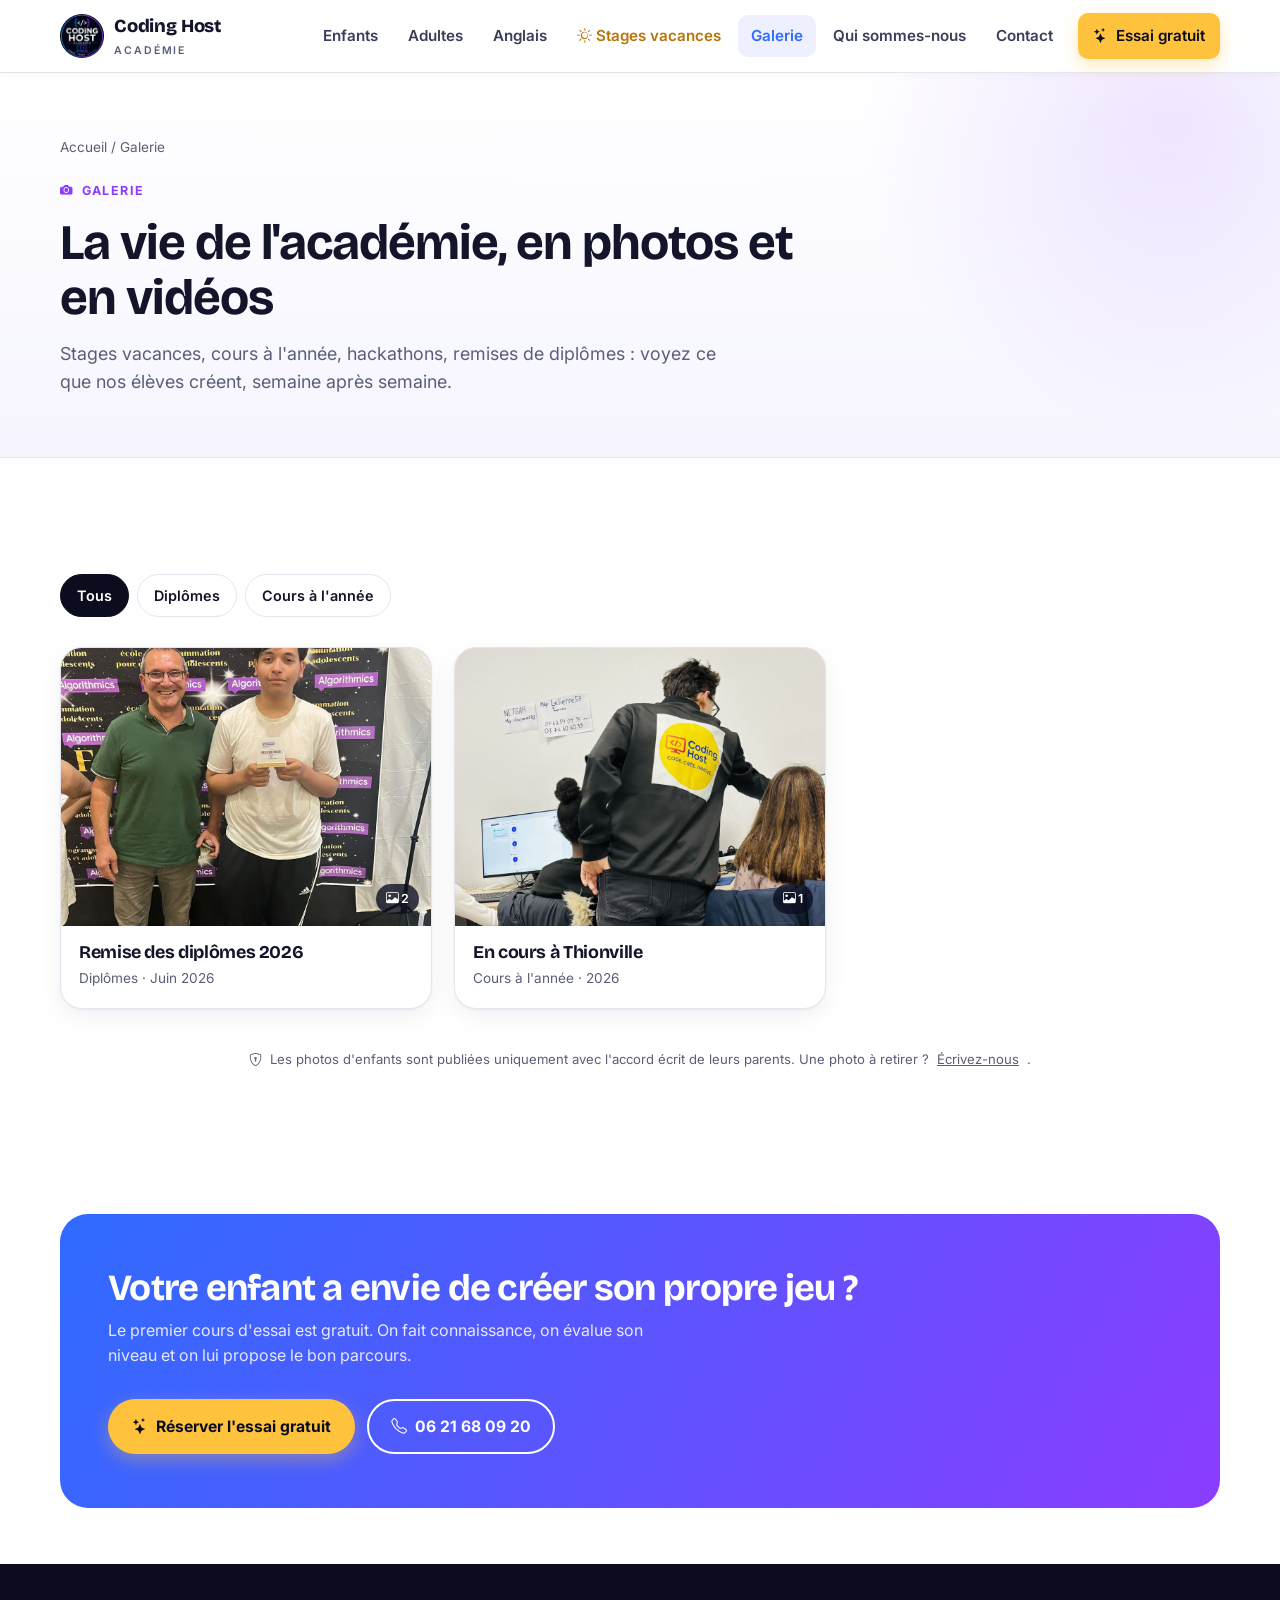
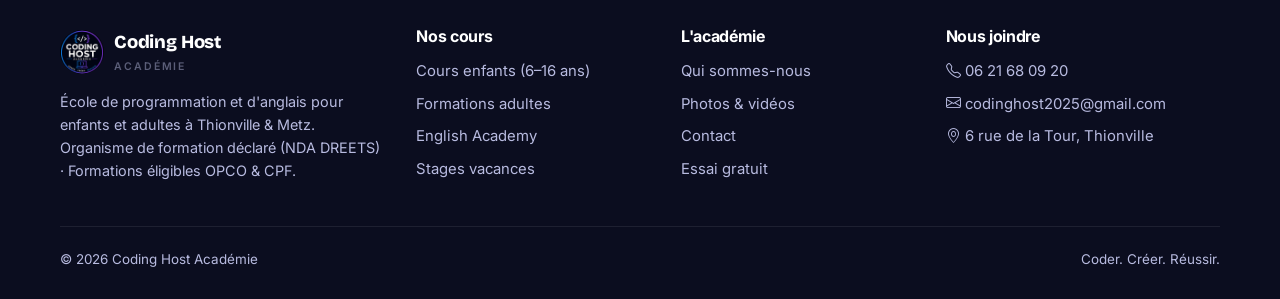
<file: galerie.html>
<!DOCTYPE html>
<html lang="fr">
<head>
<meta charset="utf-8">
<meta name="viewport" content="width=device-width, initial-scale=1">
<title>Photos & vidéos — stages, cours et remises de diplômes | Coding Host Académie</title>
<meta name="description" content="Découvrez en images la vie de Coding Host Académie : stages vacances, cours, hackathons, remises de diplômes à Thionville et Metz.">
<link rel="canonical" href="https://codinghost.fr/galerie.html">
<meta property="og:type" content="website">
<meta property="og:title" content="Photos & vidéos — stages, cours et remises de diplômes | Coding Host Académie">
<meta property="og:description" content="Découvrez en images la vie de Coding Host Académie : stages vacances, cours, hackathons, remises de diplômes à Thionville et Metz.">
<meta property="og:image" content="https://codinghost.fr/images/partage.jpg">
<meta property="og:locale" content="fr_FR">
<meta name="theme-color" content="#0b0d1f">
<link rel="icon" href="images/logo-192.png" type="image/png">
<link rel="apple-touch-icon" href="images/logo-192.png">
<link rel="preconnect" href="https://script.google.com">
<link rel="preconnect" href="https://script.googleusercontent.com" crossorigin>
<link rel="preconnect" href="https://lh3.googleusercontent.com">
<link rel="preconnect" href="https://fonts.googleapis.com">
<link rel="preconnect" href="https://fonts.gstatic.com" crossorigin>
<link href="https://fonts.googleapis.com/css2?family=Bricolage+Grotesque:opsz,wght@12..96,600;12..96,700;12..96,800&family=Inter:wght@400;500;600;700&display=swap" rel="stylesheet">
<link href="https://cdn.jsdelivr.net/npm/bootstrap-icons@1.11.3/font/bootstrap-icons.min.css" rel="stylesheet">
<link rel="stylesheet" href="assets/style.css?v=202611182059">
</head>
<body>
<a href="#main" class="hp">Aller au contenu</a>
<header class="nav">
  <div class="container nav-inner">
    <a href="index.html" class="brand" aria-label="Coding Host Académie — accueil"><img src="images/logo-192.png" alt="" width="44" height="44"><span>Coding Host<small>Académie</small></span></a>
    <button class="nav-burger" aria-label="Ouvrir le menu" aria-expanded="false"><i class="bi bi-list"></i></button>
    <nav class="nav-links" aria-label="Menu principal">
      <a href="enfants.html" class="">Enfants</a><a href="adultes.html" class="">Adultes</a><a href="anglais.html" class="">Anglais</a><a href="stages.html" class=" hot"><i class='bi bi-sun'></i> Stages vacances</a><a href="galerie.html" class="active">Galerie</a><a href="a-propos.html" class="">Qui sommes-nous</a>
      <a href="contact.html" class="">Contact</a>
      <a href="#" data-essai class="btn btn-yellow btn-sm nav-cta"><i class="bi bi-stars"></i> Essai gratuit</a>
    </nav>
  </div>
</header>
<main id="main">

<section class="page-hero"><div class="container">
  <div class="crumbs"><a href="index.html">Accueil</a> / Galerie</div>
  <div class="kicker"><i class="bi bi-camera-fill"></i> Galerie</div>
  <h1>La vie de l'académie, en photos et en vidéos</h1>
  <p>Stages vacances, cours à l'année, hackathons, remises de diplômes : voyez ce que nos élèves créent, semaine après semaine.</p>
</div></section>

<section class="section">
  <div class="container">
    <div class="chips" id="albumFilters"></div>
    <div class="albums" data-albums><div class="skeleton" style="min-height:280px"></div><div class="skeleton" style="min-height:280px"></div><div class="skeleton" style="min-height:280px"></div></div>
    <div id="albumView" hidden>
      <div class="album-view-head"><button class="btn btn-ghost btn-sm" id="albumBack"><i class="bi bi-arrow-left"></i> Tous les albums</button><h2 id="albumTitle"></h2></div>
      <div class="grid-media" id="albumGrid"></div>
    </div>
    <p class="secure" style="margin-top:40px"><i class="bi bi-shield-lock"></i> Les photos d'enfants sont publiées uniquement avec l'accord écrit de leurs parents. Une photo à retirer ? <a href="contact.html?sujet=Retrait%20d'une%20photo" style="text-decoration:underline">Écrivez-nous</a>.</p>
  </div>
</section>
<section class="section tight"><div class="container"><div class="cta-band reveal">
  <div><h2>Votre enfant a envie de créer son propre jeu ?</h2><p>Le premier cours d'essai est gratuit. On fait connaissance, on évalue son niveau et on lui propose le bon parcours.</p></div>
  <div class="acts"><a href="#" data-essai class="btn btn-yellow"><i class="bi bi-stars"></i> Réserver l'essai gratuit</a><a href="tel:+33621680920" class="btn btn-ghost"><i class="bi bi-telephone"></i> 06 21 68 09 20</a></div>
</div></div></section>
<div class="lightbox" id="lightbox" role="dialog" aria-modal="true" aria-label="Visionneuse">
  <button class="lb-btn lb-close" aria-label="Fermer"><i class="bi bi-x-lg"></i></button>
  <button class="lb-btn lb-prev" aria-label="Précédent"><i class="bi bi-chevron-left"></i></button>
  <div class="stagebox"></div>
  <button class="lb-btn lb-next" aria-label="Suivant"><i class="bi bi-chevron-right"></i></button>
  <div class="lb-count"></div>
</div></main>
<footer class="footer">
  <div class="container">
    <div class="footer-grid">
      <div>
        <a href="index.html" class="brand"><img src="images/logo-192.png" alt="" width="44" height="44"><span>Coding Host<small>Académie</small></span></a>
        <p>École de programmation et d'anglais pour enfants et adultes à Thionville &amp; Metz. Organisme de formation déclaré (NDA DREETS) · Formations éligibles OPCO &amp; CPF.</p>
      </div>
      <div>
        <h4>Nos cours</h4>
        <ul>
          <li><a href="enfants.html">Cours enfants (6–16 ans)</a></li>
          <li><a href="adultes.html">Formations adultes</a></li>
          <li><a href="anglais.html">English Academy</a></li>
          <li><a href="stages.html">Stages vacances</a></li>
        </ul>
      </div>
      <div>
        <h4>L'académie</h4>
        <ul>
          <li><a href="a-propos.html">Qui sommes-nous</a></li>
          <li><a href="galerie.html">Photos &amp; vidéos</a></li>
          <li><a href="contact.html">Contact</a></li>
          <li><a href="#" data-essai>Essai gratuit</a></li>
        </ul>
      </div>
      <div>
        <h4>Nous joindre</h4>
        <ul>
          <li><a href="tel:+33621680920"><i class="bi bi-telephone"></i> 06 21 68 09 20</a></li>
          <li><a href="mailto:codinghost2025@gmail.com"><i class="bi bi-envelope"></i> codinghost2025@gmail.com</a></li>
          <li><i class="bi bi-geo-alt"></i> 6 rue de la Tour, Thionville</li>
        </ul>
      </div>
    </div>
    <div class="footer-bottom"><span>© 2026 Coding Host Académie</span><span>Coder. Créer. Réussir.</span></div>
  </div>
</footer>
<div class="float-cta"><a href="stages.html" class="btn btn-light"><i class="bi bi-sun"></i> Stages</a><a href="#" data-essai class="btn btn-yellow"><i class="bi bi-stars"></i> Essai gratuit</a></div>
<script src="assets/config.js?v=202611182059"></script>
<script src="assets/app.js?v=202611182059"></script>
</body>
</html>
</file>
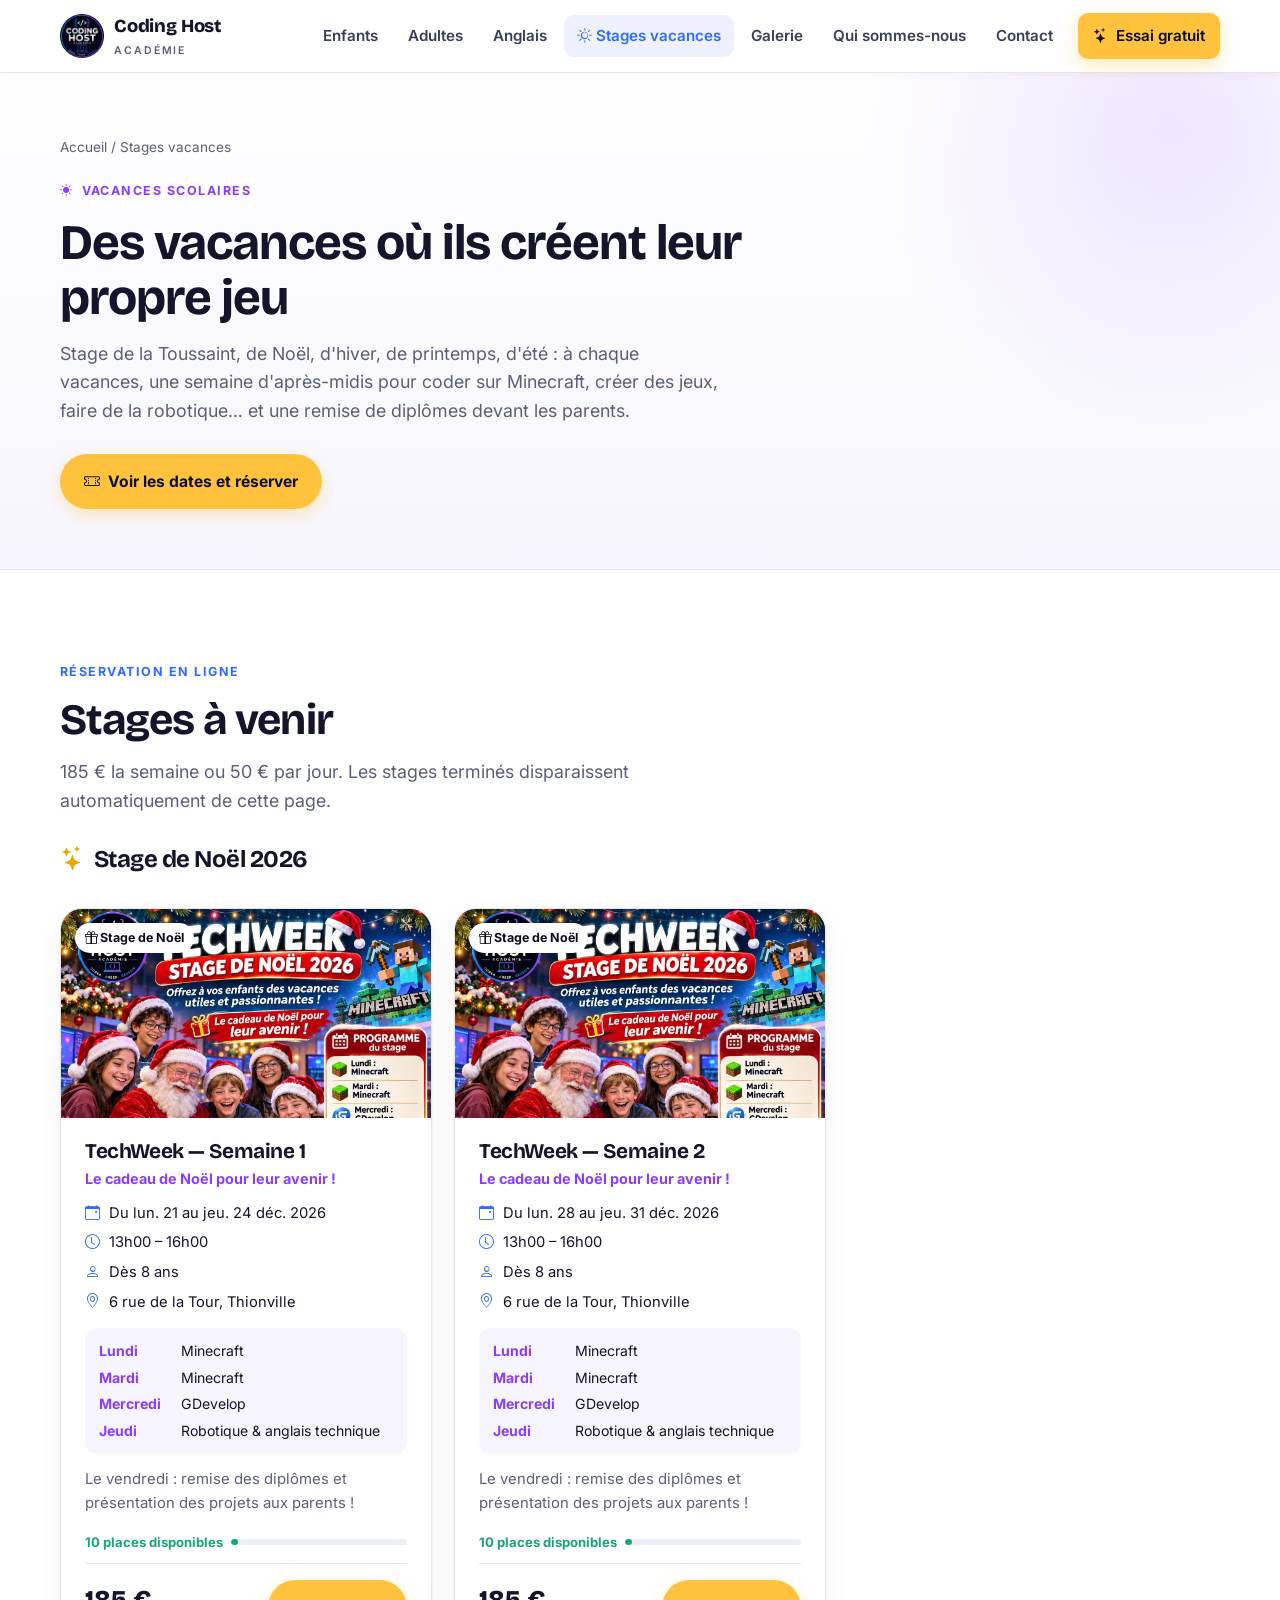
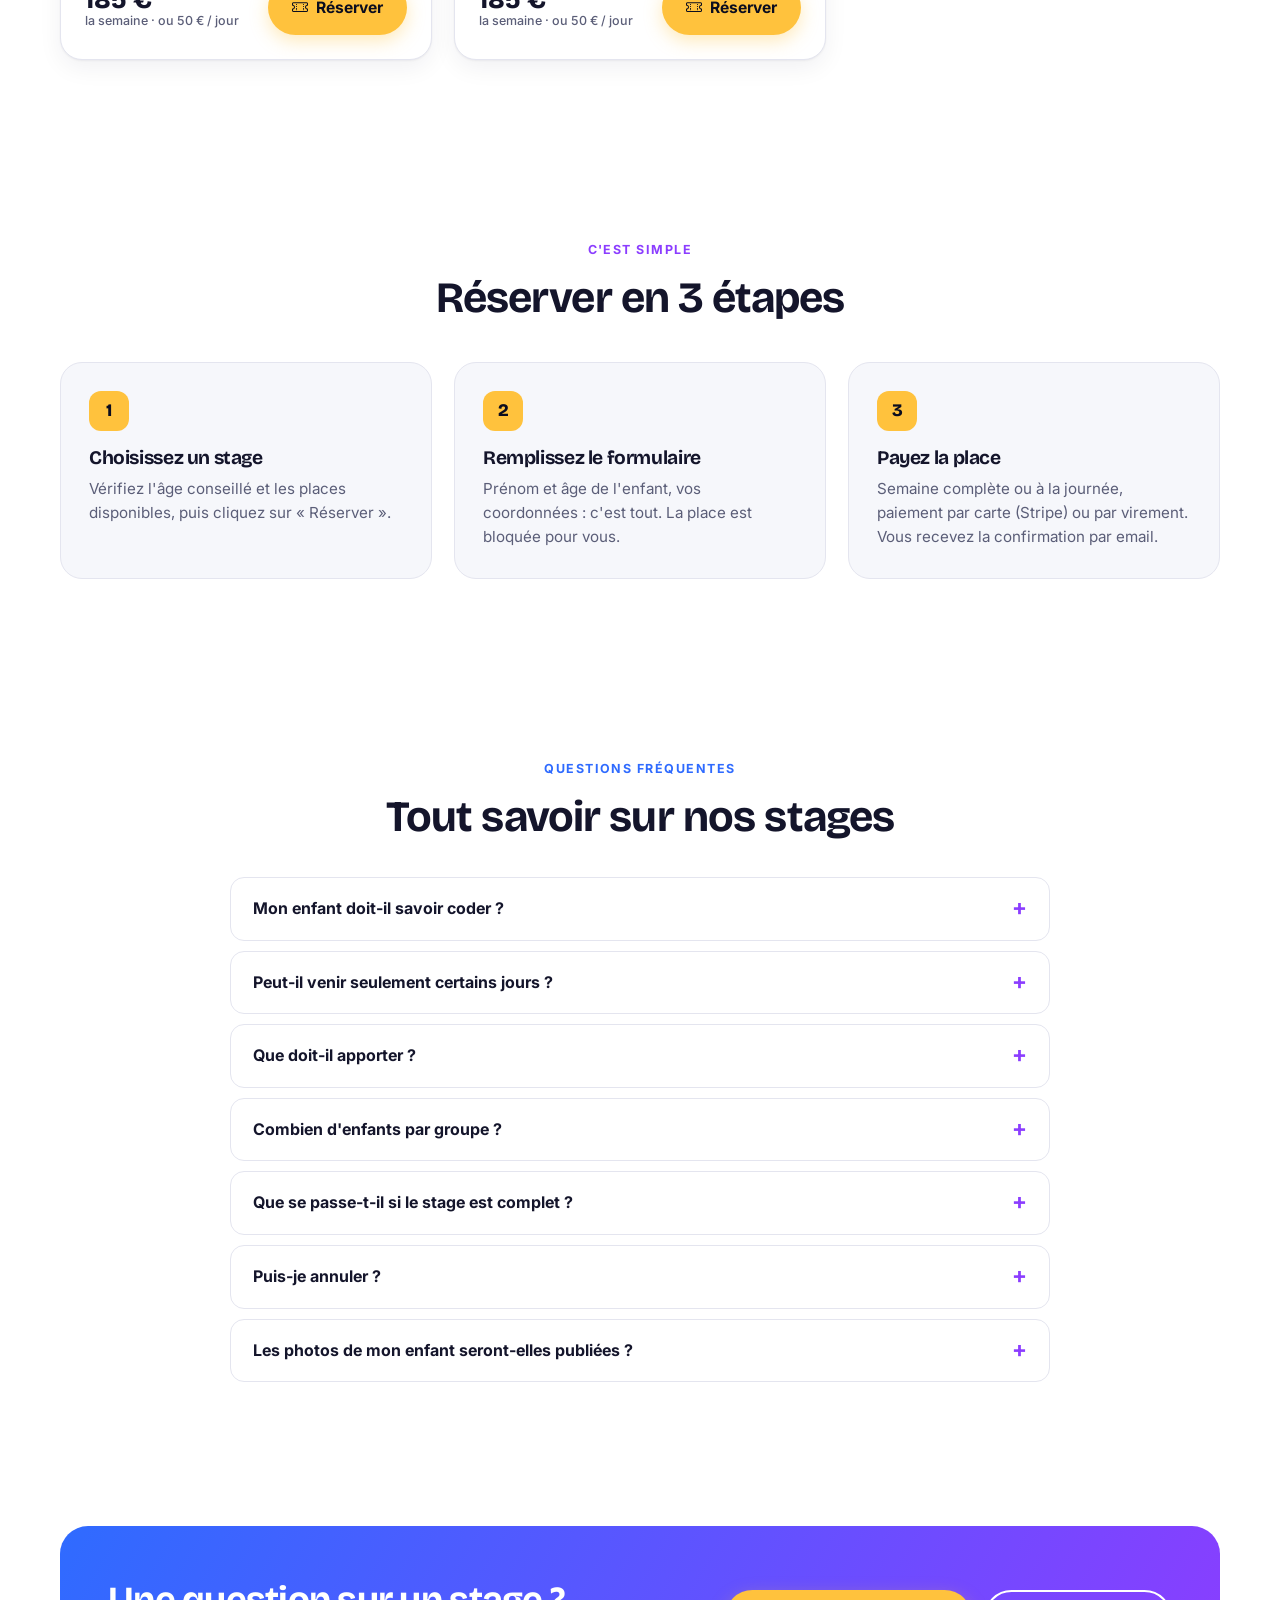
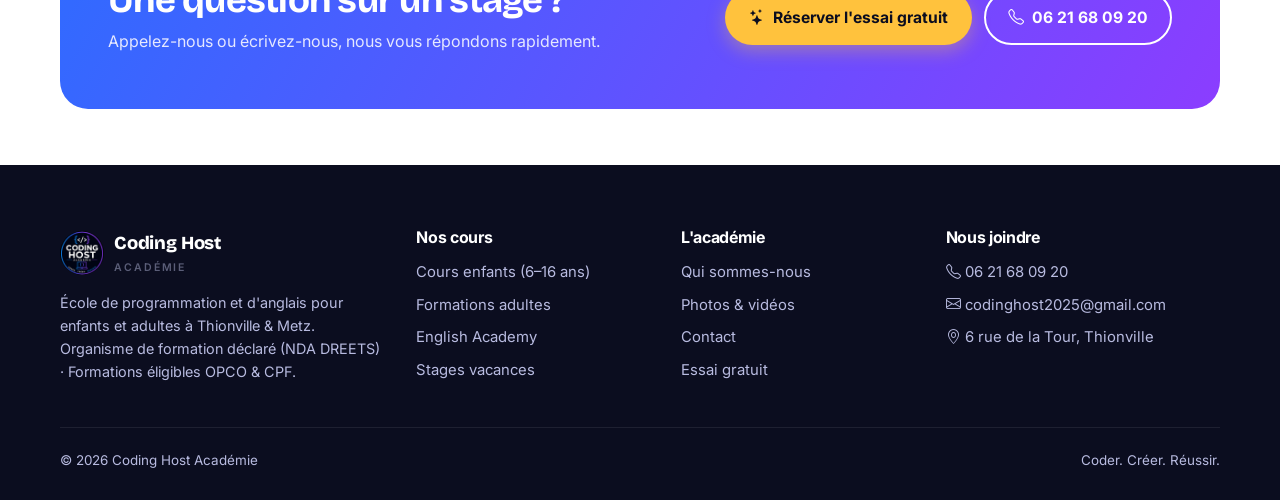
<file: stages.html>
<!DOCTYPE html>
<html lang="fr">
<head>
<meta charset="utf-8">
<meta name="viewport" content="width=device-width, initial-scale=1">
<title>Stages vacances de programmation pour enfants — Minecraft, Roblox, Python | Coding Host</title>
<meta name="description" content="Stages de code pendant les vacances scolaires à Thionville et Metz : Minecraft, Roblox, Scratch, Unity, Python. Réservez et payez la place de votre enfant en ligne.">
<link rel="canonical" href="https://codinghost.fr/stages.html">
<meta property="og:type" content="website">
<meta property="og:title" content="Stages vacances de programmation pour enfants — Minecraft, Roblox, Python | Coding Host">
<meta property="og:description" content="Stages de code pendant les vacances scolaires à Thionville et Metz : Minecraft, Roblox, Scratch, Unity, Python. Réservez et payez la place de votre enfant en ligne.">
<meta property="og:image" content="https://codinghost.fr/images/partage.jpg">
<meta property="og:locale" content="fr_FR">
<meta name="theme-color" content="#0b0d1f">
<link rel="icon" href="images/logo-192.png" type="image/png">
<link rel="apple-touch-icon" href="images/logo-192.png">
<link rel="preconnect" href="https://script.google.com">
<link rel="preconnect" href="https://script.googleusercontent.com" crossorigin>
<link rel="preconnect" href="https://lh3.googleusercontent.com">
<link rel="preconnect" href="https://fonts.googleapis.com">
<link rel="preconnect" href="https://fonts.gstatic.com" crossorigin>
<link href="https://fonts.googleapis.com/css2?family=Bricolage+Grotesque:opsz,wght@12..96,600;12..96,700;12..96,800&family=Inter:wght@400;500;600;700&display=swap" rel="stylesheet">
<link href="https://cdn.jsdelivr.net/npm/bootstrap-icons@1.11.3/font/bootstrap-icons.min.css" rel="stylesheet">
<link rel="stylesheet" href="assets/style.css?v=202611182059">
</head>
<body>
<a href="#main" class="hp">Aller au contenu</a>
<header class="nav">
  <div class="container nav-inner">
    <a href="index.html" class="brand" aria-label="Coding Host Académie — accueil"><img src="images/logo-192.png" alt="" width="44" height="44"><span>Coding Host<small>Académie</small></span></a>
    <button class="nav-burger" aria-label="Ouvrir le menu" aria-expanded="false"><i class="bi bi-list"></i></button>
    <nav class="nav-links" aria-label="Menu principal">
      <a href="enfants.html" class="">Enfants</a><a href="adultes.html" class="">Adultes</a><a href="anglais.html" class="">Anglais</a><a href="stages.html" class="active"><i class='bi bi-sun'></i> Stages vacances</a><a href="galerie.html" class="">Galerie</a><a href="a-propos.html" class="">Qui sommes-nous</a>
      <a href="contact.html" class="">Contact</a>
      <a href="#" data-essai class="btn btn-yellow btn-sm nav-cta"><i class="bi bi-stars"></i> Essai gratuit</a>
    </nav>
  </div>
</header>
<main id="main">

<section class="page-hero"><div class="container">
  <div class="crumbs"><a href="index.html">Accueil</a> / Stages vacances</div>
  <div class="kicker"><i class="bi bi-sun-fill"></i> Vacances scolaires</div>
  <h1>Des vacances où ils créent leur propre jeu</h1>
  <p>Stage de la Toussaint, de Noël, d'hiver, de printemps, d'été : à chaque vacances, une semaine d'après-midis pour coder sur Minecraft, créer des jeux, faire de la robotique… et une remise de diplômes devant les parents.</p>
  <div class="hero-actions"><a href="#stages" class="btn btn-yellow"><i class="bi bi-ticket-perforated"></i> Voir les dates et réserver</a></div>
</div></section>

<section class="section">
  <div class="container">
    <div class="kicker" id="stages">Réservation en ligne</div>
    <h2 class="h-section">Stages à venir</h2>
    <p class="lead">185 € la semaine ou 50 € par jour. Les stages terminés disparaissent automatiquement de cette page.</p>
    <p class="note-demo" data-demo-note hidden><i class="bi bi-info-circle"></i> Stages d'exemple — le site n'est pas encore relié au Google Sheet.</p>
    <div class="stages" data-stages data-group></div>
  </div>
</section>

<section class="section dark">
  <div class="container center">
    <div class="kicker">C'est simple</div>
    <h2 class="h-section">Réserver en 3 étapes</h2>
    <div class="steps" style="text-align:left">
      <div class="step"><h3>Choisissez un stage</h3><p>Vérifiez l'âge conseillé et les places disponibles, puis cliquez sur « Réserver ».</p></div>
      <div class="step"><h3>Remplissez le formulaire</h3><p>Prénom et âge de l'enfant, vos coordonnées : c'est tout. La place est bloquée pour vous.</p></div>
      <div class="step"><h3>Payez la place</h3><p>Semaine complète ou à la journée, paiement par carte (Stripe) ou par virement. Vous recevez la confirmation par email.</p></div>
    </div>
  </div>
</section>

<section class="section">
  <div class="container">
    <div class="center"><div class="kicker">Questions fréquentes</div><h2 class="h-section">Tout savoir sur nos stages</h2></div>
    <div class="faq">
      <details><summary>Mon enfant doit-il savoir coder ?</summary><p>Non. Les stages sont ouverts aux débutants ; les groupes sont formés selon l'âge et le niveau.</p></details>
      <details><summary>Peut-il venir seulement certains jours ?</summary><p>Oui : choisissez « À la journée » au moment de réserver (50 € par jour) et cochez les jours qui vous intéressent.</p></details>
      <details><summary>Que doit-il apporter ?</summary><p>Rien de particulier : les ordinateurs et logiciels sont fournis. Une gourde et un goûter suffisent.</p></details>
      <details><summary>Combien d'enfants par groupe ?</summary><p>10 enfants maximum, encadrés par un formateur professionnel.</p></details>
      <details><summary>Que se passe-t-il si le stage est complet ?</summary><p>Cliquez sur « Liste d'attente » : nous vous prévenons dès qu'une place se libère ou qu'une nouvelle session ouvre.</p></details>
      <details><summary>Puis-je annuler ?</summary><p>Contactez-nous le plus tôt possible par téléphone ou email, nous étudions chaque situation.</p></details>
      <details><summary>Les photos de mon enfant seront-elles publiées ?</summary><p>Uniquement si vous l'avez autorisé en cochant la case lors de la réservation.</p></details>
    </div>
  </div>
</section>
<section class="section tight"><div class="container"><div class="cta-band reveal">
  <div><h2>Une question sur un stage ?</h2><p>Appelez-nous ou écrivez-nous, nous vous répondons rapidement.</p></div>
  <div class="acts"><a href="#" data-essai class="btn btn-yellow"><i class="bi bi-stars"></i> Réserver l'essai gratuit</a><a href="tel:+33621680920" class="btn btn-ghost"><i class="bi bi-telephone"></i> 06 21 68 09 20</a></div>
</div></div></section>
<div class="modal" id="bookModal" role="dialog" aria-modal="true" aria-labelledby="bookTitle">
  <div class="modal-box">
    <button class="modal-close" data-close aria-label="Fermer"><i class="bi bi-x-lg"></i></button>
    <h2 id="bookTitle">Réserver</h2>
    <p class="sub">Remplissez ce formulaire, puis réglez par carte ou par virement pour bloquer la place.</p>
    <div class="recap" id="bookRecap"></div>
    <form class="form" id="bookForm">
      <input type="hidden" name="stageId">
      <input class="hp" name="website" tabindex="-1" autocomplete="off" aria-hidden="true">
      <div id="bookFormule" class="form"></div>
      <div class="row">
        <div class="field"><label for="b-enfant">Prénom de l'enfant *</label><input id="b-enfant" name="enfant" required></div>
        <div class="field"><label for="b-age">Âge *</label><input id="b-age" name="age" type="number" min="5" max="18" required></div>
      </div>
      <div class="field"><label for="b-parent">Nom du parent *</label><input id="b-parent" name="parent" required autocomplete="name"></div>
      <div class="row">
        <div class="field"><label for="b-tel">Téléphone *</label><input id="b-tel" name="telephone" type="tel" required autocomplete="tel"></div>
        <div class="field"><label for="b-email">Email *</label><input id="b-email" name="email" type="email" required autocomplete="email"></div>
      </div>
      <div class="field"><label for="b-rem">Allergies, remarques (facultatif)</label><textarea id="b-rem" name="remarques" rows="2"></textarea></div>
      <label class="check"><input type="checkbox" name="droitImage"> J'autorise Coding Host à publier des photos de mon enfant prises pendant le stage (galerie du site et réseaux).</label>
      <div class="field"><label class="lbl">Mode de paiement *</label>
        <div class="formules">
          <label class="opt"><input type="radio" name="modePaiement" value="carte" checked><span><b><i class="bi bi-credit-card"></i> Carte bancaire</b>Immédiat · Stripe, Apple Pay, Google Pay</span></label>
          <label class="opt"><input type="radio" name="modePaiement" value="virement"><span><b><i class="bi bi-bank"></i> Virement</b>RIB affiché après la réservation</span></label>
        </div>
      </div>
      <label class="check"><input type="checkbox" required> J'ai compris que la place est confirmée après le paiement.</label>
      <div class="form-msg" id="bookMsg"></div>
      <button type="submit" class="btn btn-yellow btn-block"><i class="bi bi-lock"></i> Réserver</button>
      <div class="secure"><i class="bi bi-shield-check"></i> Paiement par carte sécurisé par Stripe</div>
    </form>
    <div class="success" id="bookDone" hidden>
      <div class="big"><i class="bi bi-check-lg"></i></div>
      <h2 style="padding:0">Place pré-réservée pour <span id="bookDoneName"></span> !</h2>
      <p class="sub" style="margin:10px 0 22px">Dernière étape : réglez <b id="bookAmount"></b> pour confirmer définitivement la place. Vous recevez aussi un récapitulatif par email.</p>
      <p class="sub" id="payLater" hidden>Nous vous envoyons le lien de paiement par email ou SMS très rapidement.</p>
      <a id="payLink" class="btn btn-yellow btn-block" href="#" target="_blank" rel="noopener"><i class="bi bi-credit-card"></i> Payer par carte (Stripe)</a>
      <div class="rib" id="ribBox" hidden>
        <div class="rib-row"><span>Titulaire</span><b data-rib="titulaire"></b></div>
        <div class="rib-row"><span>IBAN</span><b data-rib="iban"></b><button type="button" class="copy" data-copy="iban" aria-label="Copier l'IBAN"><i class="bi bi-copy"></i></button></div>
        <div class="rib-row"><span>BIC</span><b data-rib="bic"></b></div>
        <div class="rib-row"><span>Montant</span><b data-rib="montant"></b></div>
        <div class="rib-row ref"><span>Libellé à indiquer</span><b data-rib="ref"></b><button type="button" class="copy" data-copy="ref" aria-label="Copier la référence"><i class="bi bi-copy"></i></button></div>
        <p>La place est confirmée à réception du virement. Ces informations vous ont aussi été envoyées par email.</p>
      </div>
    </div>
  </div>
</div></main>
<footer class="footer">
  <div class="container">
    <div class="footer-grid">
      <div>
        <a href="index.html" class="brand"><img src="images/logo-192.png" alt="" width="44" height="44"><span>Coding Host<small>Académie</small></span></a>
        <p>École de programmation et d'anglais pour enfants et adultes à Thionville &amp; Metz. Organisme de formation déclaré (NDA DREETS) · Formations éligibles OPCO &amp; CPF.</p>
      </div>
      <div>
        <h4>Nos cours</h4>
        <ul>
          <li><a href="enfants.html">Cours enfants (6–16 ans)</a></li>
          <li><a href="adultes.html">Formations adultes</a></li>
          <li><a href="anglais.html">English Academy</a></li>
          <li><a href="stages.html">Stages vacances</a></li>
        </ul>
      </div>
      <div>
        <h4>L'académie</h4>
        <ul>
          <li><a href="a-propos.html">Qui sommes-nous</a></li>
          <li><a href="galerie.html">Photos &amp; vidéos</a></li>
          <li><a href="contact.html">Contact</a></li>
          <li><a href="#" data-essai>Essai gratuit</a></li>
        </ul>
      </div>
      <div>
        <h4>Nous joindre</h4>
        <ul>
          <li><a href="tel:+33621680920"><i class="bi bi-telephone"></i> 06 21 68 09 20</a></li>
          <li><a href="mailto:codinghost2025@gmail.com"><i class="bi bi-envelope"></i> codinghost2025@gmail.com</a></li>
          <li><i class="bi bi-geo-alt"></i> 6 rue de la Tour, Thionville</li>
        </ul>
      </div>
    </div>
    <div class="footer-bottom"><span>© 2026 Coding Host Académie</span><span>Coder. Créer. Réussir.</span></div>
  </div>
</footer>
<div class="float-cta"><a href="stages.html" class="btn btn-light"><i class="bi bi-sun"></i> Stages</a><a href="#" data-essai class="btn btn-yellow"><i class="bi bi-stars"></i> Essai gratuit</a></div>
<script src="assets/config.js?v=202611182059"></script>
<script src="assets/app.js?v=202611182059"></script>
</body>
</html>
</file>
<file: assets/style.css>
/* ═══════════════════════════════════════════════════════════
   CODING HOST ACADÉMIE — style.css
   Couleurs reprises du logo : nuit #0b0d1f · bleu #2f6bff · violet #8b3dff
   Accent chaleureux (boutons d'action) : jaune #ffc23d
   ═══════════════════════════════════════════════════════════ */

:root {
  --night: #0b0d1f;
  --night-2: #151838;
  --blue: #2f6bff;
  --violet: #8b3dff;
  --grad: linear-gradient(120deg, #2f6bff 0%, #8b3dff 100%);
  --yellow: #ffc23d;
  --yellow-dark: #e9a800;
  --green: #17a673;
  --red: #e5484d;

  --bg: #f7f7fb;
  --surface: #ffffff;
  --line: #e4e5ef;
  --text: #14152b;
  --muted: #5b5e78;

  --r: 14px;
  --r-lg: 22px;
  --shadow: 0 1px 2px rgba(20,21,43,.05), 0 8px 24px rgba(20,21,43,.06);
  --shadow-lg: 0 20px 50px rgba(20,21,43,.14);

  --f-title: "Bricolage Grotesque", system-ui, sans-serif;
  --f-body: "Inter", system-ui, sans-serif;
  --nav-h: 72px;
}

*,*::before,*::after { box-sizing: border-box; margin: 0; padding: 0; }
html { scroll-behavior: smooth; scroll-padding-top: calc(var(--nav-h) + 12px); }
body { font-family: var(--f-body); background: var(--bg); color: var(--text); line-height: 1.6; -webkit-font-smoothing: antialiased; font-size: 16px; }
img, video, iframe { max-width: 100%; display: block; }
a { color: inherit; text-decoration: none; }
ul { list-style: none; }
button, input, select, textarea { font: inherit; color: inherit; }
h1, h2, h3, h4 { font-family: var(--f-title); line-height: 1.12; letter-spacing: -.02em; font-weight: 700; }
:focus-visible { outline: 3px solid var(--blue); outline-offset: 2px; border-radius: 6px; }
@media (prefers-reduced-motion: reduce) { *,*::before,*::after { transition: none !important; animation: none !important; } }

.container { width: min(1160px, 100% - 40px); margin-inline: auto; }
.section { padding: 88px 0; }
.section.tight { padding: 56px 0; }
.section.alt { background: #eef0fa; }
.section.dark { background: var(--night); color: #fff; }
.center { text-align: center; }

.kicker { display: inline-flex; align-items: center; gap: 8px; font-size: .78rem; font-weight: 700; letter-spacing: .12em; text-transform: uppercase; color: var(--blue); margin-bottom: 14px; }
.dark .kicker, .hero .kicker { color: var(--yellow); }
.h-section { font-size: clamp(1.9rem, 3.4vw, 2.7rem); margin-bottom: 14px; }
.lead { font-size: 1.12rem; color: var(--muted); max-width: 640px; }
.center .lead { margin-inline: auto; }
.dark .lead { color: #c3c6e6; }
.grad-text { background: var(--grad); -webkit-background-clip: text; background-clip: text; color: transparent; }
.hero .grad-text { background: linear-gradient(120deg,#6f9bff,#b98bff); -webkit-background-clip: text; background-clip: text; }

/* ─── Boutons ─── */
.btn { display: inline-flex; align-items: center; justify-content: center; gap: 8px; padding: 13px 22px; border-radius: 999px; font-weight: 700; font-size: .98rem; border: 2px solid transparent; cursor: pointer; transition: transform .15s, box-shadow .15s, background .15s; white-space: nowrap; }
.btn:hover { transform: translateY(-2px); }
.btn-yellow { background: var(--yellow); color: var(--night); box-shadow: 0 6px 18px rgba(255,194,61,.35); }
.btn-yellow:hover { background: #ffcd5c; }
.btn-blue { background: var(--grad); color: #fff; box-shadow: 0 6px 18px rgba(47,107,255,.3); }
.btn-ghost { border-color: currentColor; background: transparent; }
.btn-light { background: #fff; color: var(--night); }
.btn-sm { padding: 9px 16px; font-size: .9rem; }
.btn-block { width: 100%; }
.btn[disabled] { opacity: .5; cursor: not-allowed; transform: none; }

/* ─── Navigation ─── */
.nav { position: sticky; top: 0; z-index: 50; background: rgba(11,13,31,.92); backdrop-filter: blur(12px); -webkit-backdrop-filter: blur(12px); color: #fff; border-bottom: 1px solid rgba(255,255,255,.08); }
.nav-inner { height: var(--nav-h); display: flex; align-items: center; gap: 24px; }
.brand { display: flex; align-items: center; gap: 10px; font-family: var(--f-title); font-weight: 800; font-size: 1.15rem; letter-spacing: -.01em; }
.brand img { width: 44px; height: 44px; border-radius: 50%; }
.brand small { display: block; font-family: var(--f-body); font-weight: 600; font-size: .66rem; letter-spacing: .18em; color: #a9acd6; text-transform: uppercase; margin-top: 2px; }
.nav-links { display: flex; gap: 4px; margin-left: auto; align-items: center; }
.nav-links a { padding: 9px 13px; border-radius: 10px; font-weight: 600; font-size: .95rem; color: #d9dbf5; transition: background .15s, color .15s; }
.nav-links a:hover { background: rgba(255,255,255,.08); color: #fff; }
.nav-links a.active { color: #fff; background: rgba(255,255,255,.12); }
.nav-links a.hot { color: var(--yellow); }
.nav-cta { margin-left: 8px; }
.nav-burger { display: none; margin-left: auto; width: 44px; height: 44px; border-radius: 10px; border: 1px solid rgba(255,255,255,.2); background: transparent; color: #fff; font-size: 1.5rem; cursor: pointer; }
@media (max-width: 1020px) {
  .nav-burger { display: inline-grid; place-items: center; }
  .nav-links { position: fixed; inset: var(--nav-h) 0 auto 0; flex-direction: column; align-items: stretch; background: var(--night); padding: 16px 20px 24px; gap: 4px; border-bottom: 1px solid rgba(255,255,255,.1); transform: translateY(-120%); transition: transform .25s; margin: 0; max-height: calc(100vh - var(--nav-h)); overflow: auto; }
  .nav-links.open { transform: translateY(0); }
  .nav-links a { padding: 14px 12px; font-size: 1.05rem; }
  .nav-cta { margin: 10px 0 0; }
}

/* ─── Héros ─── */
.hero { position: relative; background: var(--night); color: #fff; overflow: hidden; }
.hero::before { content: ""; position: absolute; inset: -40% -10% auto auto; width: 720px; height: 720px; background: radial-gradient(closest-side, rgba(139,61,255,.45), transparent); pointer-events: none; }
.hero::after { content: ""; position: absolute; inset: auto auto -50% -15%; width: 680px; height: 680px; background: radial-gradient(closest-side, rgba(47,107,255,.35), transparent); pointer-events: none; }
.hero-grid { position: relative; z-index: 1; display: grid; grid-template-columns: 1.1fr .9fr; gap: 56px; align-items: center; padding: 80px 0 96px; }
.hero h1 { font-size: clamp(2.3rem, 5vw, 3.9rem); margin-bottom: 20px; }
.hero p.lead { color: #c9cbea; font-size: 1.18rem; margin-bottom: 30px; }
.hero-actions { display: flex; flex-wrap: wrap; gap: 12px; margin-bottom: 34px; }
.hero-trust { display: flex; flex-wrap: wrap; gap: 10px 22px; font-size: .9rem; color: #b8bbe0; }
.hero-trust span { display: inline-flex; align-items: center; gap: 7px; }
.hero-trust i { color: var(--yellow); }
.hero-media { position: relative; }
.hero-media .photo-main { border-radius: var(--r-lg); overflow: hidden; aspect-ratio: 4/5; box-shadow: var(--shadow-lg); border: 4px solid rgba(255,255,255,.08); }
.hero-media .photo-main img { width: 100%; height: 100%; object-fit: cover; }
.hero-media .floating { position: absolute; background: #fff; color: var(--text); border-radius: 16px; padding: 14px 18px; box-shadow: var(--shadow-lg); display: flex; gap: 12px; align-items: center; font-size: .9rem; }
.hero-media .floating b { font-family: var(--f-title); font-size: 1.5rem; display: block; line-height: 1; }
.hero-media .f1 { left: -28px; bottom: 40px; }
.hero-media .f2 { right: -18px; top: 30px; }
.hero-media .floating .ic { width: 42px; height: 42px; border-radius: 12px; display: grid; place-items: center; background: var(--grad); color: #fff; font-size: 1.2rem; }
@media (max-width: 900px) {
  .hero-grid { grid-template-columns: 1fr; padding: 48px 0 64px; gap: 40px; }
  .hero-media { max-width: 420px; margin-inline: auto; }
  .hero-media .f1 { left: -8px; } .hero-media .f2 { right: -8px; }
}

/* Petit héros pour les pages internes */
.page-hero { background: var(--night); color: #fff; position: relative; overflow: hidden; }
.page-hero::before { content: ""; position: absolute; right: -200px; top: -260px; width: 620px; height: 620px; background: radial-gradient(closest-side, rgba(139,61,255,.4), transparent); }
.page-hero .container { position: relative; padding: 64px 0 60px; }
.page-hero h1 { font-size: clamp(2rem, 4.4vw, 3.1rem); margin-bottom: 14px; max-width: 760px; }
.page-hero p { color: #c9cbea; font-size: 1.12rem; max-width: 660px; }
.page-hero .hero-actions { margin: 28px 0 0; }
.crumbs { font-size: .85rem; color: #9ea1cb; margin-bottom: 18px; }
.crumbs a:hover { color: #fff; }

/* ─── Bandeau confiance ─── */
.trustbar { background: #fff; border-bottom: 1px solid var(--line); }
.trustbar .container { display: grid; grid-template-columns: repeat(4,1fr); }
.trust-item { padding: 26px 20px; display: flex; gap: 14px; align-items: center; border-right: 1px solid var(--line); }
.trust-item:last-child { border-right: 0; }
.trust-item b { font-family: var(--f-title); font-size: 1.7rem; line-height: 1; display: block; }
.trust-item span { color: var(--muted); font-size: .88rem; line-height: 1.35; }
.trust-item i { font-size: 1.6rem; color: var(--violet); }
@media (max-width: 800px) { .trustbar .container { grid-template-columns: 1fr 1fr; } .trust-item:nth-child(2) { border-right: 0; } .trust-item:nth-child(-n+2) { border-bottom: 1px solid var(--line); } }

/* ─── Choix du parcours ─── */
.paths { display: grid; grid-template-columns: repeat(3,1fr); gap: 22px; margin-top: 44px; }
.path { position: relative; border-radius: var(--r-lg); padding: 30px; background: var(--surface); border: 1px solid var(--line); box-shadow: var(--shadow); display: flex; flex-direction: column; transition: transform .2s, box-shadow .2s; }
.path:hover { transform: translateY(-4px); box-shadow: var(--shadow-lg); }
.path .ic { width: 58px; height: 58px; border-radius: 16px; display: grid; place-items: center; font-size: 1.7rem; color: #fff; margin-bottom: 20px; }
.path.kids .ic { background: linear-gradient(135deg,#ffb020,#ff7a2f); }
.path.adults .ic { background: var(--grad); }
.path.english .ic { background: linear-gradient(135deg,#17a673,#0e8fb3); }
.path h3 { font-size: 1.45rem; margin-bottom: 6px; }
.path .age { font-weight: 700; color: var(--violet); font-size: .9rem; margin-bottom: 12px; }
.path p { color: var(--muted); margin-bottom: 18px; }
.path ul { display: flex; flex-wrap: wrap; gap: 6px; margin-bottom: 24px; }
.path li { font-size: .8rem; font-weight: 600; background: #f0f1f8; padding: 5px 10px; border-radius: 999px; }
.path .more { margin-top: auto; font-weight: 700; color: var(--blue); display: inline-flex; gap: 6px; align-items: center; }
.path .more::after { content: "→"; transition: transform .15s; }
.path:hover .more::after { transform: translateX(4px); }
@media (max-width: 900px) { .paths { grid-template-columns: 1fr; } }

/* ─── Cartes de cours ─── */
.courses { display: grid; grid-template-columns: repeat(auto-fill, minmax(300px,1fr)); gap: 20px; margin-top: 40px; }
.course { background: var(--surface); border: 1px solid var(--line); border-radius: var(--r-lg); padding: 26px; display: flex; flex-direction: column; box-shadow: var(--shadow); position: relative; overflow: hidden; }
.course::before { content: ""; position: absolute; inset: 0 0 auto 0; height: 5px; background: var(--c, var(--grad)); }
.course .top { display: flex; justify-content: space-between; align-items: start; gap: 12px; margin-bottom: 14px; }
.course .emoji { width: 52px; height: 52px; border-radius: 14px; background: var(--c-soft, #eef0ff); display: grid; place-items: center; font-size: 1.6rem; color: var(--c-ink, var(--blue)); }
.badge { display: inline-block; font-size: .74rem; font-weight: 700; padding: 5px 10px; border-radius: 999px; background: #eef0ff; color: var(--blue); white-space: nowrap; }
.badge.new { background: #fff3d6; color: #9a6700; }
.badge.online { background: #e3f7ef; color: #0d7a52; }
.course h3 { font-size: 1.3rem; margin-bottom: 4px; }
.course .age { font-weight: 700; font-size: .9rem; color: var(--violet); margin-bottom: 10px; }
.course p { color: var(--muted); font-size: .95rem; margin-bottom: 16px; }
.course .facts { display: grid; gap: 7px; font-size: .9rem; margin-bottom: 20px; padding-top: 14px; border-top: 1px dashed var(--line); }
.course .facts div { display: flex; gap: 9px; align-items: start; }
.course .facts i { color: var(--violet); margin-top: 2px; }
.course .actions { margin-top: auto; display: flex; gap: 8px; flex-wrap: wrap; }
.course .actions .btn { flex: 1; }
.c-orange { --c: #ff8a2a; --c-soft: #fff1e4; --c-ink: #d0620c; }
.c-green { --c: #22b07d; --c-soft: #e2f6ee; --c-ink: #13895f; }
.c-red { --c: #ef4b4b; --c-soft: #fde8e8; --c-ink: #c62b2b; }
.c-violet { --c: #8b3dff; --c-soft: #f1e8ff; --c-ink: #6f22e0; }
.c-blue { --c: #2f6bff; --c-soft: #e6eeff; --c-ink: #1e54d6; }
.c-teal { --c: #0ea5b7; --c-soft: #e0f6f8; --c-ink: #0a7f8d; }
.c-yellow { --c: #f5b400; --c-soft: #fff6d6; --c-ink: #9a6700; }

/* Filtres (âge) */
.chips { display: flex; flex-wrap: wrap; gap: 8px; margin-top: 28px; }
.chip { padding: 9px 16px; border-radius: 999px; border: 1.5px solid var(--line); background: #fff; font-weight: 600; font-size: .9rem; cursor: pointer; transition: all .15s; }
.chip:hover { border-color: var(--blue); }
.chip.on { background: var(--night); border-color: var(--night); color: #fff; }

/* ─── Étapes ─── */
.steps { display: grid; grid-template-columns: repeat(3,1fr); gap: 22px; margin-top: 40px; counter-reset: s; }
.step { background: var(--surface); border-radius: var(--r-lg); padding: 28px; border: 1px solid var(--line); position: relative; }
.dark .step { background: var(--night-2); border-color: rgba(255,255,255,.08); }
.step::before { counter-increment: s; content: counter(s); font-family: var(--f-title); font-weight: 800; font-size: 1.1rem; width: 40px; height: 40px; border-radius: 12px; display: grid; place-items: center; background: var(--yellow); color: var(--night); margin-bottom: 16px; }
.step h3 { font-size: 1.2rem; margin-bottom: 8px; }
.step p { color: var(--muted); font-size: .95rem; }
.dark .step p { color: #b8bbe0; }
@media (max-width: 800px) { .steps { grid-template-columns: 1fr; } }

/* ─── Stages ─── */
.stages { display: grid; grid-template-columns: repeat(auto-fill, minmax(320px,1fr)); gap: 22px; margin-top: 36px; }
.stage { background: var(--surface); border-radius: var(--r-lg); overflow: hidden; border: 1px solid var(--line); box-shadow: var(--shadow); display: flex; flex-direction: column; }
.stage .img { aspect-ratio: 16/9; background: var(--grad); position: relative; display: grid; place-items: center; color: rgba(255,255,255,.85); font-size: 3rem; overflow: hidden; }
.stage .img img { position: absolute; inset: 0; width: 100%; height: 100%; object-fit: cover; }
.stage .img .badge { position: absolute; top: 14px; left: 14px; background: #fff; color: var(--night); font-size: .78rem; }
.stage .body { padding: 22px 24px 24px; display: flex; flex-direction: column; flex: 1; }
.stage h3 { font-size: 1.3rem; margin-bottom: 4px; }
.stage .theme { color: var(--violet); font-weight: 700; font-size: .9rem; margin-bottom: 12px; }
.stage .facts { display: grid; gap: 6px; font-size: .92rem; margin-bottom: 14px; }
.stage .facts div { display: flex; gap: 9px; }
.stage .facts i { color: var(--blue); }
.stage .desc { color: var(--muted); font-size: .93rem; margin-bottom: 16px; }
.stage .bottom { margin-top: auto; display: flex; align-items: center; justify-content: space-between; gap: 12px; padding-top: 16px; border-top: 1px solid var(--line); }
.stage .price { font-family: var(--f-title); font-weight: 800; font-size: 1.6rem; line-height: 1; }
.stage .price small { font-family: var(--f-body); font-weight: 500; font-size: .78rem; color: var(--muted); display: block; margin-top: 3px; }
.places { font-size: .82rem; font-weight: 700; margin-bottom: 10px; display: flex; align-items: center; gap: 8px; }
.places .bar { flex: 1; height: 6px; border-radius: 6px; background: #eceef6; overflow: hidden; }
.places .bar span { display: block; height: 100%; background: var(--green); border-radius: 6px; }
.places.low { color: #c25e00; } .places.low .bar span { background: #ff8a2a; }
.places.full { color: var(--red); } .places.full .bar span { background: var(--red); }
.places.ok { color: var(--green); }
.empty { background: #fff; border: 2px dashed var(--line); border-radius: var(--r-lg); padding: 44px 24px; text-align: center; color: var(--muted); grid-column: 1/-1; }
.empty i { font-size: 2.2rem; color: var(--violet); display: block; margin-bottom: 10px; }
.skeleton { background: linear-gradient(90deg,#eceef6 25%,#f6f7fb 50%,#eceef6 75%); background-size: 200% 100%; animation: sk 1.2s infinite; border-radius: var(--r-lg); min-height: 380px; }
@keyframes sk { to { background-position: -200% 0; } }

/* ─── Galerie ─── */
.albums { display: grid; grid-template-columns: repeat(auto-fill, minmax(280px,1fr)); gap: 22px; margin-top: 30px; }
.album { cursor: pointer; border-radius: var(--r-lg); overflow: hidden; background: #fff; border: 1px solid var(--line); box-shadow: var(--shadow); text-align: left; padding: 0; transition: transform .2s, box-shadow .2s; display: block; width: 100%; }
.album:hover { transform: translateY(-4px); box-shadow: var(--shadow-lg); }
.album .cover { aspect-ratio: 4/3; background: #dfe2f0 center/cover no-repeat; position: relative; }
.album .count { position: absolute; right: 12px; bottom: 12px; background: rgba(11,13,31,.78); color: #fff; font-size: .78rem; font-weight: 600; padding: 5px 10px; border-radius: 999px; display: flex; gap: 10px; }
.album .meta { padding: 16px 18px 18px; }
.album .meta h3 { font-size: 1.12rem; margin-bottom: 3px; }
.album .meta span { color: var(--muted); font-size: .85rem; }
.album-view-head { display: flex; align-items: center; gap: 14px; flex-wrap: wrap; margin-top: 30px; }
.album-view-head h2 { font-size: 1.6rem; }
.grid-media { columns: 4 240px; column-gap: 12px; margin-top: 24px; }
.grid-media button { display: block; width: 100%; margin-bottom: 12px; border: 0; padding: 0; border-radius: 12px; overflow: hidden; cursor: zoom-in; background: #dfe2f0; position: relative; break-inside: avoid; }
.grid-media img { width: 100%; height: auto; transition: transform .3s; }
.grid-media button:hover img { transform: scale(1.04); }
.grid-media .play { position: absolute; inset: 0; display: grid; place-items: center; color: #fff; font-size: 3rem; background: linear-gradient(transparent 50%, rgba(0,0,0,.35)); }
.teaser-grid { display: grid; grid-template-columns: repeat(4,1fr); grid-auto-rows: 180px; gap: 12px; margin-top: 36px; }
.teaser-grid > * { border-radius: 14px; overflow: hidden; background: #dfe2f0 center/cover; }
.teaser-grid > *:first-child { grid-column: span 2; grid-row: span 2; }
.teaser-grid img { width: 100%; height: 100%; object-fit: cover; }
@media (max-width: 700px) { .teaser-grid { grid-template-columns: 1fr 1fr; grid-auto-rows: 140px; } }

/* Visionneuse */
.lightbox { position: fixed; inset: 0; z-index: 100; background: rgba(5,6,16,.94); display: none; align-items: center; justify-content: center; }
.lightbox.open { display: flex; }
.lightbox .stagebox { width: min(1100px, 92vw); height: min(80vh, 760px); display: grid; place-items: center; }
.lightbox img { max-width: 100%; max-height: 100%; object-fit: contain; border-radius: 8px; }
.lightbox iframe { width: 100%; height: 100%; border: 0; border-radius: 8px; background: #000; }
.lb-btn { position: absolute; width: 52px; height: 52px; border-radius: 50%; border: 0; background: rgba(255,255,255,.12); color: #fff; font-size: 1.4rem; cursor: pointer; display: grid; place-items: center; }
.lb-btn:hover { background: rgba(255,255,255,.24); }
.lb-close { top: 18px; right: 18px; }
.lb-prev { left: 18px; top: 50%; transform: translateY(-50%); }
.lb-next { right: 18px; top: 50%; transform: translateY(-50%); }
.lb-count { position: absolute; bottom: 18px; left: 50%; transform: translateX(-50%); color: #c9cbea; font-size: .9rem; }

/* ─── Modale de réservation ─── */
.modal { position: fixed; inset: 0; z-index: 90; background: rgba(5,6,16,.6); display: none; align-items: flex-start; justify-content: center; padding: 40px 16px; overflow-y: auto; }
.modal.open { display: flex; }
.modal-box { background: #fff; border-radius: var(--r-lg); width: min(560px, 100%); padding: 30px; position: relative; box-shadow: var(--shadow-lg); }
.modal-close { position: absolute; top: 14px; right: 14px; width: 40px; height: 40px; border-radius: 50%; border: 0; background: #f0f1f8; cursor: pointer; font-size: 1.1rem; }
.modal h2 { font-size: 1.5rem; margin-bottom: 4px; padding-right: 40px; }
.modal .sub { color: var(--muted); margin-bottom: 20px; font-size: .95rem; }
.recap { background: #f4f5fb; border-radius: 12px; padding: 14px 16px; font-size: .9rem; margin-bottom: 20px; display: grid; gap: 4px; }
.success { text-align: center; padding: 10px 0; }
.success .big { width: 72px; height: 72px; border-radius: 50%; background: #e3f7ef; color: var(--green); display: grid; place-items: center; font-size: 2.2rem; margin: 0 auto 16px; }

/* ─── Formulaires ─── */
.form { display: grid; gap: 14px; }
.form .row { display: grid; grid-template-columns: 1fr 1fr; gap: 14px; }
@media (max-width: 560px) { .form .row { grid-template-columns: 1fr; } }
.field label { display: block; font-weight: 600; font-size: .88rem; margin-bottom: 6px; }
.field input, .field select, .field textarea { width: 100%; padding: 12px 14px; border: 1.5px solid var(--line); border-radius: 10px; background: #fff; transition: border-color .15s; }
.field input:focus, .field select:focus, .field textarea:focus { outline: none; border-color: var(--blue); box-shadow: 0 0 0 4px rgba(47,107,255,.12); }
.check { display: flex; gap: 10px; align-items: start; font-size: .88rem; color: var(--muted); }
.check input { margin-top: 4px; width: 18px; height: 18px; accent-color: var(--blue); flex-shrink: 0; }
.hp { position: absolute; left: -9999px; }
.form-msg { font-size: .9rem; padding: 12px 14px; border-radius: 10px; display: none; }
.form-msg.err { display: block; background: #fdecec; color: #b42323; }
.form-msg.ok { display: block; background: #e3f7ef; color: #0d7a52; }
.secure { display: flex; align-items: center; gap: 8px; justify-content: center; font-size: .82rem; color: var(--muted); }

/* ─── Blocs divers ─── */
.split { display: grid; grid-template-columns: 1fr 1fr; gap: 56px; align-items: center; }
@media (max-width: 860px) { .split { grid-template-columns: 1fr; gap: 32px; } }
.split .photo { border-radius: var(--r-lg); overflow: hidden; box-shadow: var(--shadow-lg); aspect-ratio: 4/3.4; }
.split .photo img { width: 100%; height: 100%; object-fit: cover; }
.checks { display: grid; gap: 14px; margin: 24px 0 30px; }
.checks li { display: flex; gap: 12px; align-items: start; }
.checks li i { flex-shrink: 0; width: 28px; height: 28px; border-radius: 8px; display: grid; place-items: center; background: #e3f7ef; color: var(--green); font-size: .95rem; margin-top: 1px; }
.dark .checks li i { background: rgba(255,194,61,.15); color: var(--yellow); }
.checks b { display: block; }
.checks span { color: var(--muted); font-size: .94rem; }
.dark .checks span { color: #b8bbe0; }

.cards-3 { display: grid; grid-template-columns: repeat(3,1fr); gap: 20px; margin-top: 36px; }
@media (max-width: 860px) { .cards-3 { grid-template-columns: 1fr; } }
.card { background: #fff; border: 1px solid var(--line); border-radius: var(--r-lg); padding: 26px; box-shadow: var(--shadow); }
.card i.big { font-size: 1.6rem; color: var(--violet); display: block; margin-bottom: 12px; }
.card h3 { font-size: 1.15rem; margin-bottom: 6px; }
.card p { color: var(--muted); font-size: .94rem; }

/* Tableaux de prix / horaires */
.price-table { width: 100%; border-collapse: separate; border-spacing: 0; background: #fff; border-radius: var(--r-lg); overflow: hidden; border: 1px solid var(--line); margin-top: 30px; box-shadow: var(--shadow); }
.price-table th, .price-table td { padding: 15px 18px; text-align: left; border-bottom: 1px solid var(--line); font-size: .95rem; }
.price-table th { background: #f4f5fb; font-size: .78rem; text-transform: uppercase; letter-spacing: .08em; color: var(--muted); }
.price-table tr:last-child td { border-bottom: 0; }
.price-table td b { font-family: var(--f-title); font-size: 1.1rem; }
.table-wrap { overflow-x: auto; }

.callout { display: flex; gap: 18px; align-items: center; background: linear-gradient(120deg,#eef2ff,#f4ecff); border: 1px solid #dcd8ff; border-radius: var(--r-lg); padding: 24px 26px; margin-top: 30px; }
.callout i { font-size: 2rem; color: var(--violet); }
.callout p { color: var(--muted); }
.callout b { color: var(--text); }
@media (max-width: 640px) { .callout { flex-direction: column; align-items: start; } }

/* FAQ */
.faq { max-width: 820px; margin: 36px auto 0; display: grid; gap: 10px; }
.faq details { background: #fff; border: 1px solid var(--line); border-radius: 14px; padding: 0 22px; }
.faq summary { cursor: pointer; padding: 18px 0; font-weight: 700; list-style: none; display: flex; justify-content: space-between; gap: 16px; }
.faq summary::-webkit-details-marker { display: none; }
.faq summary::after { content: "+"; font-size: 1.4rem; line-height: 1; color: var(--violet); transition: transform .2s; }
.faq details[open] summary::after { transform: rotate(45deg); }
.faq details p { padding: 0 0 18px; color: var(--muted); }

/* Équipe */
.team { display: grid; grid-template-columns: repeat(3,1fr); gap: 22px; margin-top: 36px; }
@media (max-width: 800px) { .team { grid-template-columns: 1fr; } }
.member { background: #fff; border-radius: var(--r-lg); overflow: hidden; border: 1px solid var(--line); box-shadow: var(--shadow); }
.member .ph { aspect-ratio: 1/1; background: #dfe2f0; }
.member .ph img { width: 100%; height: 100%; object-fit: cover; }
.member .in { padding: 20px 22px; }
.member h3 { font-size: 1.15rem; }
.member .role { color: var(--violet); font-weight: 700; font-size: .88rem; margin: 2px 0 8px; }
.member p { color: var(--muted); font-size: .92rem; }

/* Bandeau d'appel final */
.cta-band { background: var(--grad); color: #fff; border-radius: 28px; padding: 54px 48px; display: flex; align-items: center; justify-content: space-between; gap: 30px; flex-wrap: wrap; position: relative; overflow: hidden; }
.cta-band h2 { font-size: clamp(1.7rem, 3vw, 2.3rem); margin-bottom: 8px; }
.cta-band p { color: #e5e8ff; max-width: 560px; }
.cta-band .acts { display: flex; gap: 12px; flex-wrap: wrap; }

/* Contact */
.contact-grid { display: grid; grid-template-columns: .85fr 1.15fr; gap: 30px; }
@media (max-width: 860px) { .contact-grid { grid-template-columns: 1fr; } }
.contact-list { display: grid; gap: 14px; margin-top: 10px; }
.contact-list a, .contact-list div { display: flex; gap: 14px; align-items: center; background: #fff; border: 1px solid var(--line); border-radius: 14px; padding: 16px 18px; font-weight: 600; }
.contact-list i { width: 42px; height: 42px; border-radius: 12px; background: #eef0ff; color: var(--blue); display: grid; place-items: center; font-size: 1.15rem; flex-shrink: 0; }
.contact-list small { display: block; color: var(--muted); font-weight: 500; }

/* Pied de page */
.footer { background: var(--night); color: #b8bbe0; padding: 64px 0 28px; margin-top: 0; }
.footer-grid { display: grid; grid-template-columns: 1.4fr 1fr 1fr 1.2fr; gap: 36px; }
.footer h4 { color: #fff; font-size: 1rem; margin-bottom: 14px; font-family: var(--f-body); font-weight: 700; }
.footer ul { display: grid; gap: 9px; font-size: .93rem; }
.footer a:hover { color: #fff; }
.footer .brand { color: #fff; margin-bottom: 14px; }
.footer p { font-size: .9rem; }
.footer-bottom { margin-top: 44px; padding-top: 22px; border-top: 1px solid rgba(255,255,255,.08); font-size: .84rem; display: flex; justify-content: space-between; gap: 16px; flex-wrap: wrap; }
@media (max-width: 860px) { .footer-grid { grid-template-columns: 1fr 1fr; } }
@media (max-width: 520px) { .footer-grid { grid-template-columns: 1fr; } }

/* Bouton flottant mobile */
.float-cta { display: none; }
@media (max-width: 700px) {
  .float-cta { display: flex; position: fixed; left: 12px; right: 12px; bottom: 12px; z-index: 40; gap: 8px; }
  .float-cta .btn { flex: 1; box-shadow: 0 10px 28px rgba(0,0,0,.25); }
  body { padding-bottom: 76px; }
}

.reveal { opacity: 0; transform: translateY(18px); transition: opacity .6s, transform .6s; }
.reveal.in { opacity: 1; transform: none; }
.note-demo { font-size: .8rem; color: #9a6700; background: #fff6d6; border-radius: 8px; padding: 8px 12px; display: inline-block; margin-top: 18px; }

/* correctifs */
.stage, .course, .card, .path, .album, .member { color: var(--text); }
.nav-links a.btn-yellow, .nav-links a.btn-yellow:hover { color: var(--night); background: var(--yellow); }
.steps { text-align: left; }
.cta-band .btn-ghost { color: #fff; }
[hidden] { display: none !important; }
.cards-4 { grid-template-columns: repeat(4,1fr); }
@media (max-width: 960px) { .cards-4 { grid-template-columns: 1fr 1fr; } }
@media (max-width: 520px) { .cards-4 { grid-template-columns: 1fr; } }

/* Stages : programme, regroupement par période, formules */
.stage .img > a { position: absolute; inset: 0; }
.stage .img img { object-position: top center; }
.prog { display: grid; gap: 4px; margin: 0 0 14px; padding: 12px 14px; background: #f6f4ff; border-radius: 12px; font-size: .88rem; }
.prog li { display: flex; gap: 8px; }
.prog b { min-width: 74px; color: var(--violet); }
.stage-group + .stage-group { margin-top: 56px; }
.group-title { font-size: 1.5rem; margin-top: 30px; display: flex; gap: 10px; align-items: center; }
.group-title i { color: var(--yellow-dark); }
.formules, .days { display: grid; gap: 8px; }
.formules { grid-template-columns: 1fr 1fr; }
.opt { display: flex; gap: 10px; align-items: center; border: 1.5px solid var(--line); border-radius: 12px; padding: 12px 14px; cursor: pointer; font-size: .9rem; transition: border-color .15s, background .15s; }
.opt b { display: block; font-size: .95rem; }
.opt span { color: var(--muted); }
.opt b { color: var(--text); }
.opt input { width: 18px; height: 18px; accent-color: var(--blue); flex-shrink: 0; }
.opt:has(input:checked) { border-color: var(--blue); background: #f2f5ff; }
.opt.off, .opt:has(input:disabled) { opacity: .5; cursor: not-allowed; }
.days .opt b { display: inline; margin-right: 6px; }
.total { background: var(--night); color: #fff; border-radius: 12px; padding: 12px 16px; font-size: .95rem; }
.total b { font-family: var(--f-title); font-size: 1.25rem; color: var(--yellow); }
.total span { color: #b8bbe0; font-size: .85rem; }
@media (max-width: 480px) { .formules { grid-template-columns: 1fr; } }

/* Mascottes */
.mascot { width: 100%; aspect-ratio: 1/1; max-width: 120px; border-radius: 18px; overflow: hidden; background: var(--c-soft, #eef0ff); }
.mascot img { width: 100%; height: 100%; object-fit: contain; mix-blend-mode: multiply; }
.mascot.dark { background: #0b0d1f; }
.mascot.dark img { mix-blend-mode: normal; object-fit: cover; }
.course .top .mascot { width: 104px; height: 104px; }
.course .top .mascot img { object-fit: cover; }
.heroes { display: grid; grid-template-columns: repeat(4,1fr); gap: 18px; margin-top: 40px; }
.hero-card { background: #fff; border: 1px solid var(--line); border-radius: var(--r-lg); padding: 18px 18px 22px; text-align: center; box-shadow: var(--shadow); transition: transform .2s, box-shadow .2s; color: var(--text); }
.hero-card:hover { transform: translateY(-4px) rotate(-.5deg); box-shadow: var(--shadow-lg); }
.hero-card .mascot { max-width: none; aspect-ratio: 1/1.05; margin-bottom: 14px; }
.hero-card .mascot img { object-fit: cover; }
.hero-card h3 { font-size: 1.25rem; }
.hero-card .what { color: var(--muted); font-size: .9rem; }
.hero-card .age { display: inline-block; margin-top: 10px; font-size: .8rem; font-weight: 700; background: var(--c-soft); color: var(--c-ink); padding: 4px 10px; border-radius: 999px; }
@media (max-width: 860px) { .heroes { grid-template-columns: 1fr 1fr; } }

/* Couvertures d'albums en image (avec icône si la photo ne charge pas) */
.album .cover { overflow: hidden; display: grid; place-items: center; }
.album .cover img { position: absolute; inset: 0; width: 100%; height: 100%; object-fit: cover; z-index: 1; }
.album .cover .ph { font-size: 2.6rem; color: #b5bad6; }
.album .count { z-index: 2; }
.lightbox .stagebox { position: relative; }
.lb-open { position: absolute; left: 50%; bottom: -40px; transform: translateX(-50%); color: #c9cbea; font-size: .88rem; white-space: nowrap; }
.lb-open:hover { color: #fff; }

/* Page essai gratuit */
.essai-grid { display: grid; grid-template-columns: 1.35fr .9fr; gap: 40px; align-items: start; }
.essai-card { padding: 32px; }
@media (max-width: 900px) { .essai-grid { grid-template-columns: 1fr; } .essai-card { padding: 22px; } }
.lbl { display: block; font-weight: 600; font-size: .88rem; margin-bottom: 6px; }
.formules.three { grid-template-columns: repeat(3,1fr); }
@media (max-width: 640px) { .formules.three { grid-template-columns: 1fr; } }
.formules.three .opt b i { color: var(--violet); margin-right: 4px; }
.dates { display: grid; grid-template-columns: 1fr 1fr; gap: 8px; }
@media (max-width: 520px) { .dates { grid-template-columns: 1fr; } }
.hint { color: var(--muted); font-size: .92rem; background: #f4f5fb; border-radius: 10px; padding: 12px 14px; }
.hint i { color: var(--violet); margin-right: 6px; }
.hint.small { background: none; padding: 6px 0 0; font-size: .82rem; }
.success h2 { font-size: 1.6rem; }

/* ═══════════════════════════════════════════════════════════
   THÈME CLAIR — fond blanc sur tout le site
   (pour revenir au thème sombre : supprimer tout ce bloc)
   ═══════════════════════════════════════════════════════════ */
:root { --bg: #ffffff; }
.section.alt { background: #f6f7fb; }

/* Menu */
.nav { background: rgba(255,255,255,.94); color: var(--text); border-bottom: 1px solid var(--line); box-shadow: 0 1px 12px rgba(20,21,43,.04); }
.brand small { color: var(--muted); }
.nav-links a { color: #3b3e5a; }
.nav-links a:hover { background: #f0f1f8; color: var(--text); }
.nav-links a.active { background: #eef0ff; color: var(--blue); }
.nav-links a.hot { color: #b8730a; }
.nav-burger { border-color: var(--line); color: var(--text); }
@media (max-width: 1020px) { .nav-links { background: #fff; border-bottom: 1px solid var(--line); box-shadow: 0 20px 40px rgba(20,21,43,.08); } }

/* Héros (accueil + pages) */
.hero, .page-hero { background: linear-gradient(180deg, #ffffff 0%, #f6f5ff 100%); color: var(--text); border-bottom: 1px solid var(--line); }
.hero::before, .page-hero::before { background: radial-gradient(closest-side, rgba(139,61,255,.13), transparent); }
.hero::after { background: radial-gradient(closest-side, rgba(47,107,255,.10), transparent); }
.hero .kicker, .page-hero .kicker { color: var(--violet); }
.hero .grad-text { background: var(--grad); -webkit-background-clip: text; background-clip: text; }
.hero p.lead, .page-hero p { color: var(--muted); }
.hero-trust { color: var(--muted); }
.hero-trust i { color: var(--violet); }
.hero-media .photo-main { border: 6px solid #fff; }
.hero .btn-ghost, .page-hero .btn-ghost { color: var(--text); border-color: #cfd2e6; background: #fff; }
.hero .btn-ghost:hover, .page-hero .btn-ghost:hover { border-color: var(--blue); color: var(--blue); }
.crumbs { color: var(--muted); }
.crumbs a:hover { color: var(--blue); }

/* Sections qui étaient sombres (prochains stages, étapes…) */
.section.dark { background: #ffffff; color: var(--text); }
.section.dark .kicker { color: var(--violet); }
.section.dark .lead { color: var(--muted); }
.section.dark .btn-light { background: var(--night); color: #fff; }
.dark .step { background: #f6f7fb; border-color: var(--line); }
.dark .step p { color: var(--muted); }
.dark .checks li i { background: #e3f7ef; color: var(--green); }
.dark .checks span { color: var(--muted); }

/* Bouton flottant mobile */
.float-cta .btn-light { border: 1px solid var(--line); }

/* Image de stage qui ne charge pas : on garde le dégradé + icône */
.stage .img { font-size: 0; }
.stage .img > i { font-size: 3rem; }
.stage .img img { font-size: .8rem; color: transparent; }

.btn.soon { opacity: .6; cursor: pointer; border-style: dashed; }

/* Vidéos de l'accueil */
.hero-media .photo-main { position: relative; background: #0b0d1f; }
.hero-media .photo-main img { transition: opacity .6s; }
.hero-video { position: absolute; inset: 0; width: 100%; height: 100%; object-fit: cover; }
.video-ctrl { position: absolute; left: 14px; top: 14px; display: flex; gap: 8px; z-index: 2; }
.video-ctrl button { width: 40px; height: 40px; border-radius: 50%; border: 0; cursor: pointer; background: rgba(11,13,31,.6); color: #fff; font-size: 1.05rem; display: grid; place-items: center; backdrop-filter: blur(6px); -webkit-backdrop-filter: blur(6px); }
.video-ctrl button:hover { background: rgba(11,13,31,.85); }

/* ── Équipe (7 personnes) ── */
.team-4 { grid-template-columns: repeat(4, 1fr); }
@media (max-width: 1020px) { .team-4 { grid-template-columns: repeat(2, 1fr); } }
@media (max-width: 520px) { .team-4 { grid-template-columns: 1fr 1fr; gap: 12px; } .team-4 .member .in { padding: 14px; } .team-4 .member p { font-size: .84rem; } }
.member .ph .initiales { width: 100%; height: 100%; display: grid; place-items: center; background: var(--grad); color: #fff; font-family: var(--f-title); font-weight: 800; font-size: 3rem; letter-spacing: .02em; }
.certif { display: inline-flex; align-items: center; gap: 8px; background: #f1e8ff; color: #6f22e0; font-weight: 700; font-size: .95rem; padding: 8px 16px; border-radius: 999px; }

/* ── Carrousel des collaborations (défilement continu, pause au survol) ── */
.marquee { overflow: hidden; margin-top: 34px; -webkit-mask-image: linear-gradient(90deg, transparent, #000 8%, #000 92%, transparent); mask-image: linear-gradient(90deg, transparent, #000 8%, #000 92%, transparent); }
.marquee-track { display: flex; gap: 20px; width: max-content; animation: defile 32s linear infinite; padding: 6px 0 14px; }
.marquee-track .dup { display: contents; }
.marquee:hover .marquee-track { animation-play-state: paused; }
@keyframes defile { to { transform: translateX(calc(-33.3333% - 6.667px)); } }
.logo-card { flex: 0 0 auto; width: 240px; background: #fff; border: 1px solid var(--line); border-radius: var(--r-lg); padding: 18px 18px 16px; text-align: center; box-shadow: var(--shadow); display: flex; flex-direction: column; align-items: center; gap: 4px; }
.logo-card .logo { height: 110px; width: 100%; display: grid; place-items: center; margin-bottom: 8px; }
.logo-card .logo img { max-height: 110px; max-width: 190px; object-fit: contain; border-radius: 8px; }
.logo-card .logo.icon i { font-size: 2.6rem; width: 96px; height: 96px; border-radius: 24px; display: grid; place-items: center; background: var(--grad); color: #fff; }
.logo-card b { font-size: 1rem; }
.logo-card span { color: var(--muted); font-size: .84rem; line-height: 1.35; }
@media (prefers-reduced-motion: reduce) {
  .marquee { -webkit-mask-image: none; mask-image: none; }
  .marquee-track { animation: none; flex-wrap: wrap; justify-content: center; width: auto; padding: 0 20px; }
  .marquee-track .dup { display: none; }
}

/* ── Avis parent ── */
.avis { max-width: 760px; margin: 34px auto 0; background: #fff; border: 1px solid var(--line); border-radius: 24px; padding: 34px 38px 28px; box-shadow: var(--shadow); text-align: left; position: relative; }
.avis > i { position: absolute; top: -22px; left: 32px; width: 48px; height: 48px; border-radius: 14px; background: var(--yellow); display: grid; place-items: center; font-size: 1.6rem; color: var(--night); }
.avis blockquote { font-size: 1.12rem; line-height: 1.65; color: var(--text); }
.avis figcaption { display: flex; align-items: center; gap: 12px; margin-top: 20px; font-size: .9rem; color: var(--muted); }
.avis figcaption b { display: block; color: var(--text); font-size: 1rem; }
.avis .av { width: 44px; height: 44px; border-radius: 50%; background: #e6eeff; color: var(--blue); display: grid; place-items: center; font-weight: 800; }

/* RIB (paiement par virement) */
.rib { background: #f4f5fb; border: 1px solid var(--line); border-radius: 14px; padding: 14px 16px; text-align: left; display: grid; gap: 2px; }
.rib-row { display: grid; grid-template-columns: 120px 1fr auto; align-items: center; gap: 10px; padding: 8px 0; border-bottom: 1px dashed var(--line); font-size: .92rem; }
.rib-row span { color: var(--muted); }
.rib-row b { font-family: ui-monospace, Menlo, Consolas, monospace; font-size: .95rem; word-break: break-all; }
.rib-row.ref b { color: var(--violet); }
.rib .copy { border: 0; background: #fff; border: 1px solid var(--line); border-radius: 8px; width: 34px; height: 34px; cursor: pointer; color: var(--blue); }
.rib p { font-size: .84rem; color: var(--muted); margin-top: 8px; }
@media (max-width: 480px) { .rib-row { grid-template-columns: 1fr auto; } .rib-row span { grid-column: 1 / -1; font-size: .8rem; } }
.formules .opt b i { color: var(--violet); margin-right: 4px; }

/* RIB (paiement par virement) */
.rib { background: #f4f5fb; border: 1px solid var(--line); border-radius: 14px; padding: 10px 16px 14px; text-align: left; }
.rib-row { display: grid; grid-template-columns: 130px 1fr auto; align-items: center; gap: 10px; padding: 9px 0; border-bottom: 1px dashed var(--line); font-size: .92rem; min-height: 50px; }
.rib-row span { color: var(--muted); }
.rib-row b { font-family: ui-monospace, Menlo, Consolas, monospace; font-size: .95rem; word-break: break-all; }
.rib-row.ref b { color: var(--violet); }
.rib .copy { background: #fff; border: 1px solid var(--line); border-radius: 8px; width: 34px; height: 34px; cursor: pointer; color: var(--blue); }
.rib p { font-size: .84rem; color: var(--muted); margin-top: 10px; }
@media (max-width: 480px) { .rib-row { grid-template-columns: 1fr auto; } .rib-row span { grid-column: 1 / -1; font-size: .8rem; } }
.formules .opt b i { color: var(--violet); margin-right: 4px; }
</file>
